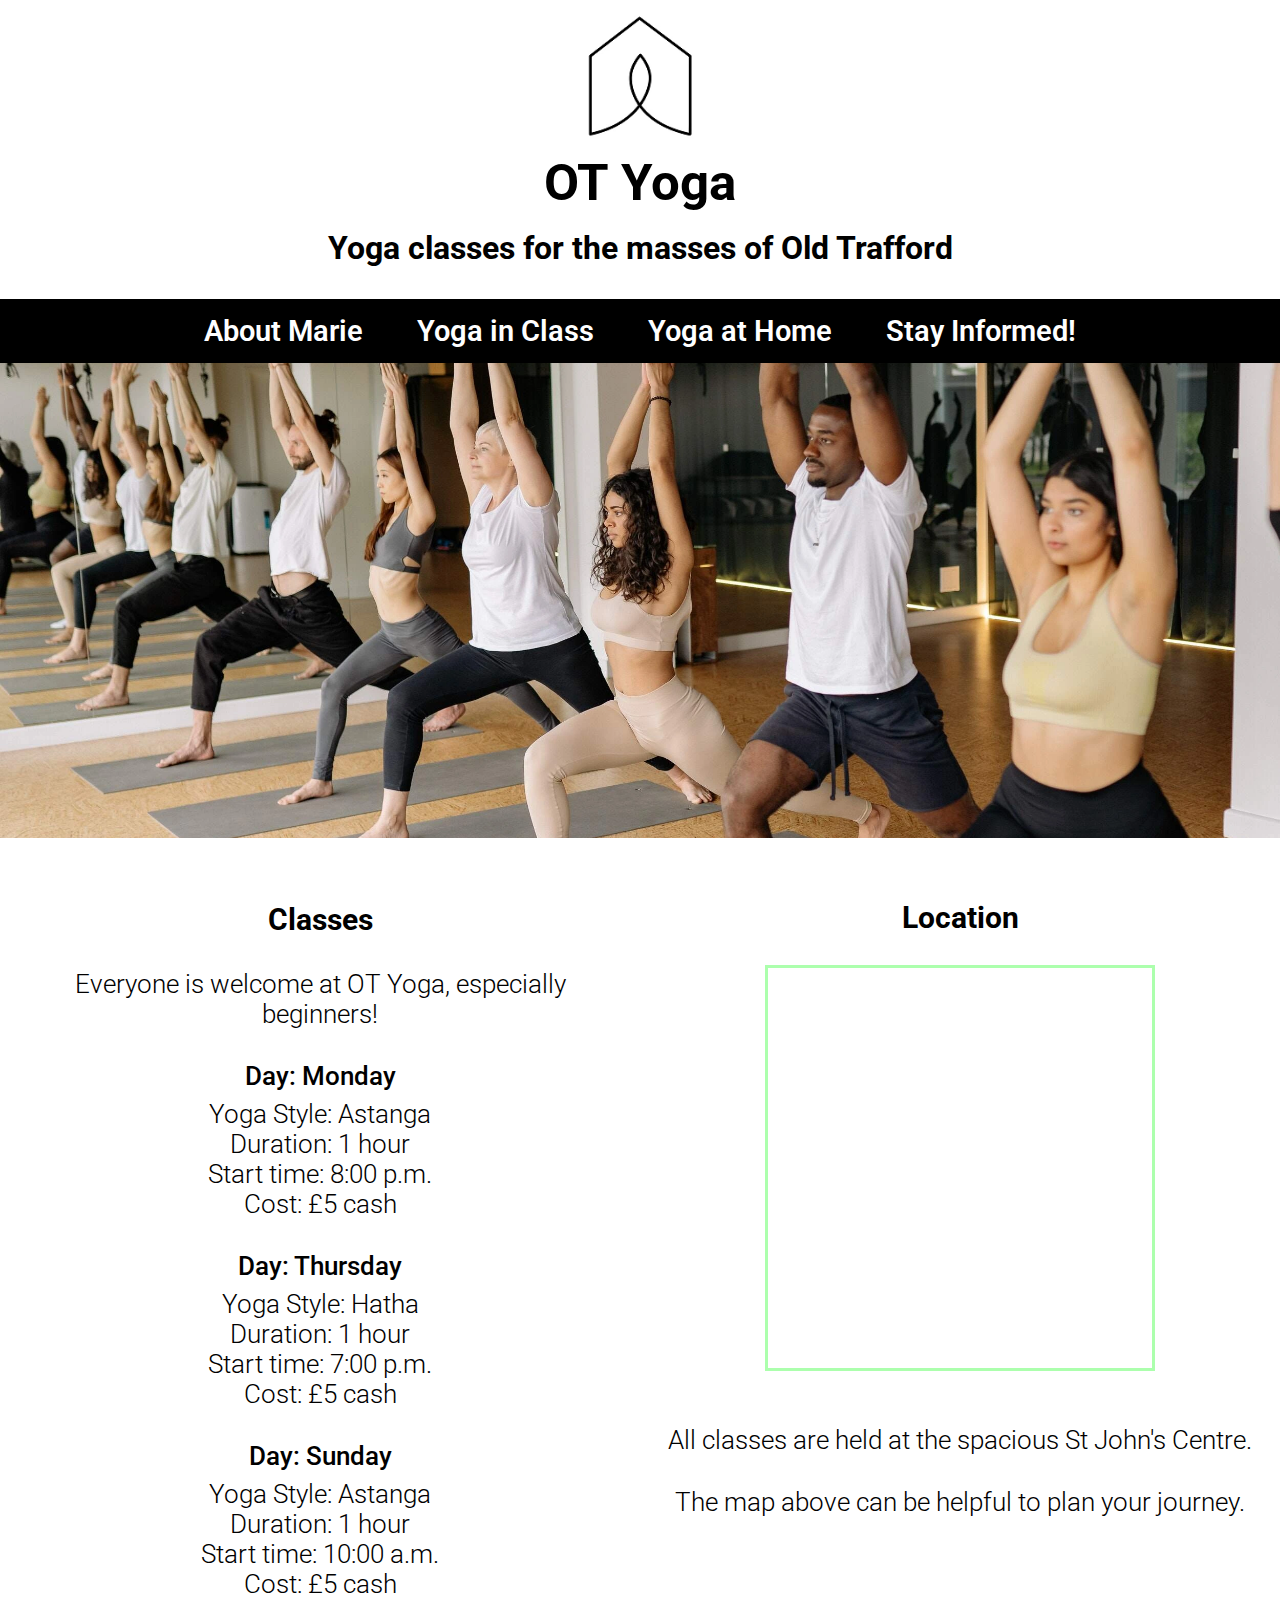
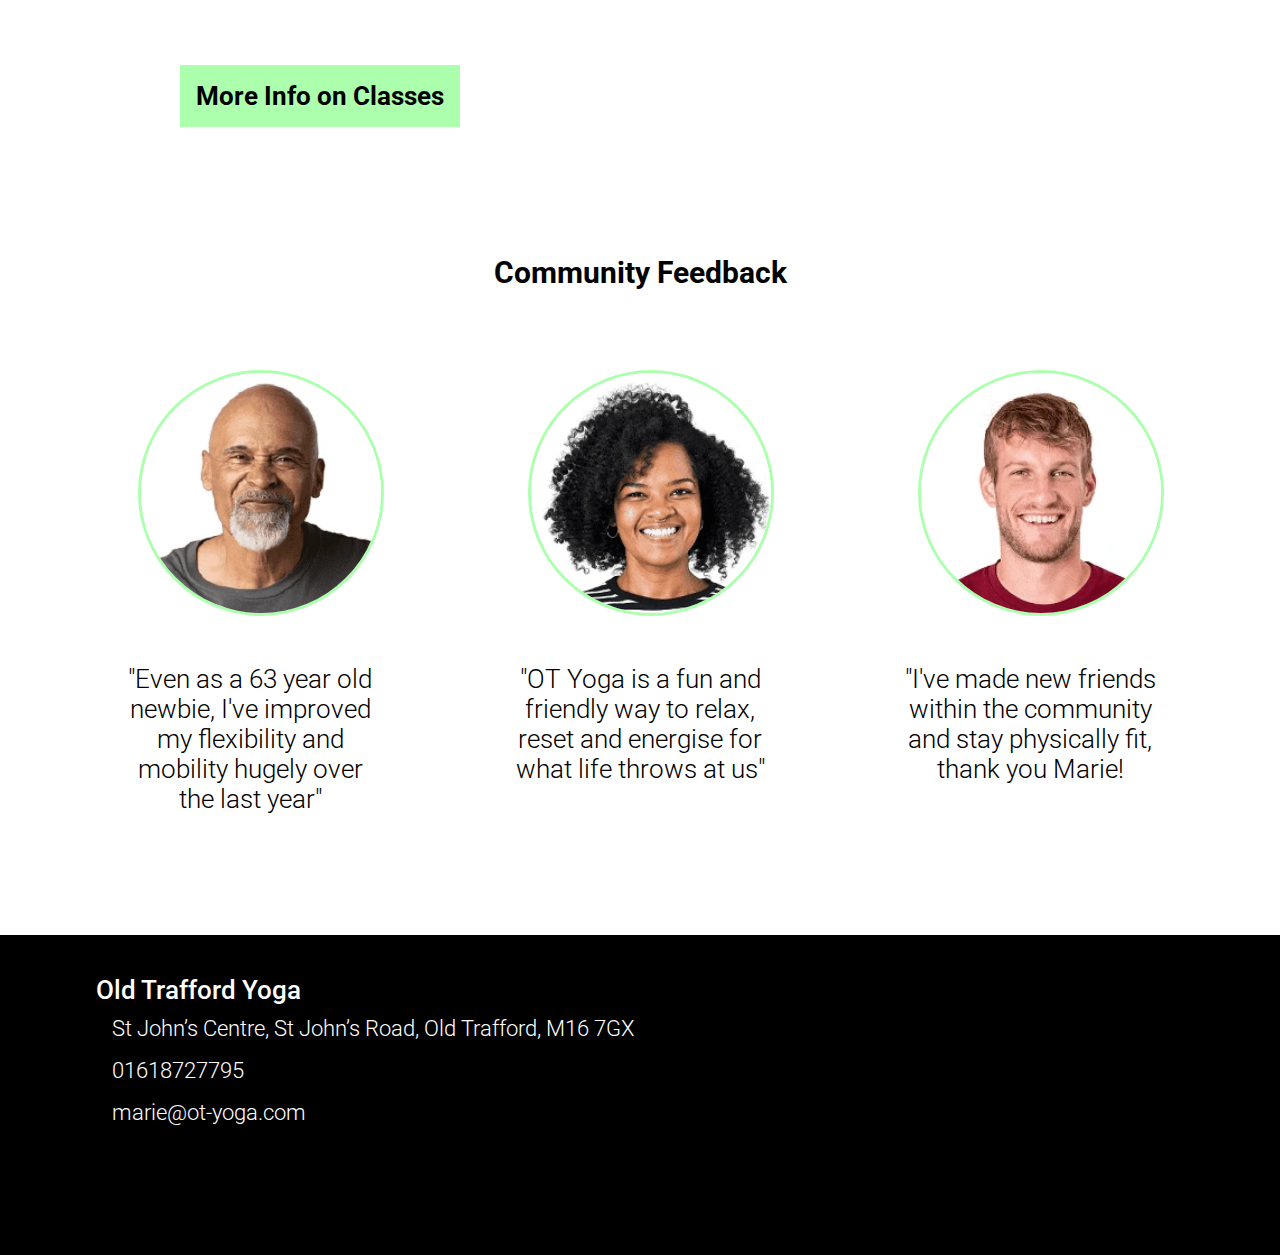
<file: index.html>
<!DOCTYPE html>
<html lang="en">
  <head>
    <meta charset="UTF-8" />
    <meta http-equiv="X-UA-Compatible" content="IE=edge" />
    <meta name="viewport" content="width=device-width, initial-scale=1.0" />
    <meta
      name="description"
      content="Yoga classes for the masses of Old Trafford, Manchester. Stretch, flex, energise and relax with Marie and the community."
    />
    <meta
      name="keywords"
      content="yoga, pilates, community, exercise, old trafford, manchester"
    />
    <meta name="author" content="Rick Atherton" />
    <link rel="stylesheet" href="assets/css/style.css" />
    <link rel="stylesheet" href="https://use.fontawesome.com/releases/v5.15.4/css/all.css"
          integrity="sha384-DyZ88mC6Up2uqS4h/KRgHuoeGwBcD4Ng9SiP4dIRy0EXTlnuz47vAwmeGwVChigm" 
          crossorigin="anonymous">
    <title>Old Trafford Yoga | Homepage</title>
  </head>

  <body>
    <!-- Main header same on all pages -->
    <header class="main-header">
      <div class="ot-yoga-logo">
        <a href="index.html" aria-label="Go to homepage">
          <img
            src="assets/site-images/homepage-ot-yogo-b&w-logo.webp"
            alt="Old Trafford Yogo logo of a house joined in a loop at the bottom to represent togetherness"
            width="190"
            height="153"
          />
          <h1 class="main-header-h1">OT Yoga</h1>
          <h2 class="main-header-h2">
            Yoga classes for the masses of Old Trafford
          </h2>
        </a>
      </div>
    </header>
    
    <!-- Navigation Burger Menu for small devices, same on all pages -->
    <input type="checkbox" id="nav-toggle" class="nav-toggle" />
    <label
      for="nav-toggle"
      class="nav-toggle-label"
      title="Toggle navigation menu when viewing on mobile device"
    >
      <i class="fas fa-bars"></i>
    </label>
    <!-- Main nav menu same on all pages -->
    <nav class="nav-menu">
      <ul class="nav-list">
        <li>
          <a
            href="about-marie.html"
            aria-label="Learn about Yoga instructor Marie"
            >About Marie</a
          >
        </li>
        <li>
          <a
            href="yoga-in-class.html"
            aria-label="Learn about performing Yoga in Class"
            >Yoga in Class</a
          >
        </li>
        <li>
          <a
            href="yoga-at-home.html"
            aria-label="Learn about performing Yoga at Home"
            >Yoga at Home</a
          >
        </li>
        <li>
          <a
            href="stay-informed.html"
            aria-label="Sign-up to OT Yoga's news via email"
            >Stay Informed!</a
          >
        </li>
      </ul>
    </nav>
    <!-- Homepage hero image -->
    <div class="homepage-hero-image-div">
      <img
        src="assets/site-images/homepage-hero-image-standing.webp"
        alt="Photo of class performing yoga standing up with hands clasped above heads"
        width="3000"
        height="2000"
      />
    </div>
    <!-- Main page content section -->
    <section class="homepage-main-section">
      <div class="homepage-main-info-div">
        <h3 class="homepage-main-info-h3">Classes</h3>
        <p>Everyone is welcome at OT Yoga, especially beginners!</p>
        <div class="homepage-main-info">
          <h4 class="homepage-main-info-h4">Day: Monday</h4>
          <ul>
            <li>Yoga Style: Astanga</li>
            <li>Duration: 1 hour</li>
            <li>Start time: 8:00 p.m.</li>
            <li>Cost: £5 cash</li>
          </ul>
        </div>

        <div class="homepage-main-info">
          <h4 class="homepage-main-info-h4">Day: Thursday</h4>
          <ul>
            <li>Yoga Style: Hatha</li>
            <li>Duration: 1 hour</li>
            <li>Start time: 7:00 p.m.</li>
            <li>Cost: £5 cash</li>
          </ul>
        </div>

        <div class="homepage-main-info">
          <h4 class="homepage-main-info-h4">Day: Sunday</h4>
          <ul>
            <li>Yoga Style: Astanga</li>
            <li>Duration: 1 hour</li>
            <li>Start time: 10:00 a.m.</li>
            <li>Cost: £5 cash</li>
          </ul>
        </div>
        <!-- Button for users to find out more info on yoga in class -->
        <div id="button-div">
          <a
            href="yoga-in-class.html"
            aria-label="For more information on the classes, click the link"
            class="button"
            >More Info on Classes</a
          >
        </div>
      </div>
      <div class="homepage-main-info-div">
        <h3 class="main-info-h3">Location</h3>
        <iframe
          src="https://www.google.com/maps/embed?pb=!1m18!1m12!1m3!1d2375.5894709730974!2d-2.270919284157356!3d53.45792448000259!2m3!1f0!2f0!3f0!3m2!1i1024!2i768!4f13.1!3m3!1m2!1s0x487bae00c0d47e1d%3A0x455078b2d261e0a0!2sSt%20John&#39;s%20Centre!5e0!3m2!1sen!2suk!4v1638359514925!5m2!1sen!2suk"
          aria-label="A Google map showing the location The St John's Centre where all yoga classes are held"
          allowfullscreen=""
          loading="lazy"
          rel="noopener noreferer"
        ></iframe>
        <p>All classes are held at the spacious St John's Centre.</p>
        <p>The map above can be helpful to plan your journey.</p>
      </div>
    </section>
    <!-- Community feedback section -->
    <section class="feedback-section">
      <div>
        <h3 class="homepage-main-info-h3">Community Feedback</h3>
      </div>
      <div class="student-feedback">
        <img
          src="assets/site-images/homepage-community-feedback-lefths-student.webp"
          alt="Photo of a senior male student smiling"
          width="300"
          height="277"
        />
        <p>
          "Even as a 63 year old newbie, I've improved my flexibility and
          mobility hugely over the last year"
        </p>
      </div>
      <div class="student-feedback">
        <img
          src="assets/site-images/homepage-community-feedback-centre-student.webp"
          alt="Photo of a happy mid-age female student"
          width="300"
          height="214"
        />
        <p>
          "OT Yoga is a fun and friendly way to relax, reset and energise for
          what life throws at us"
        </p>
      </div>
      <div class="student-feedback">
        <img
          src="assets/site-images/homepage-community-feedback-righths-student.webp"
          alt="Photo of a young male student laughing"
          width="300"
          height="214"
        />
        <p>
          "I've made new friends within the community and stay physically fit,
          thank you Marie!
        </p>
      </div>
    </section>
    <!-- Footer section same on all pages -->
    <footer>
      <div class="footer-section">
        <div class="footer-contact-div">
          <h3>Old Trafford Yoga</h3>
          <p>
            <a
              href="https://goo.gl/maps/8CgDnvDHQMe3WeUj6"
              aria-label="Go to the address using Google Maps"
              target="_blank"
              rel="noopener noreferer"
            >
              <i class="fas fa-map-marker-alt"></i>
            </a>
            St John’s Centre, St John’s Road, Old Trafford, M16 7GX
          </p>
          <p>
            <a
              href="tel:+441618727795"
              aria-label="Telephone the St John's Centre"
              target="_blank"
              rel="noopener noreferer"
            >
              <i class="fas fa-phone-alt"></i>
            </a>
            01618727795
          </p>
          <p>
            <a
              href="mailto:marie@ot-yoga.com"
              aria-label="Send an email to Marie at Old Trafford Yoga"
              target="_blank"
              rel="noopener noreferer"
            >
              <i class="far fa-envelope"></i>
            </a>
            marie@ot-yoga.com
          </p>
        </div>

        <div class="footer-social-media-div">
          <ul>
            <li>
              <a
                href="https://wa.me/+447399487430"
                aria-label="Send a Whatsapp message to Marie"
                target="_blank"
                class="social-media-icon"
                rel="noopener noreferer"
                ><i class="fab fa-whatsapp-square"></i>
              </a>
            </li>
            <li>
              <a
                href="https://facebook.com"
                aria-label="Go to our Facebook page"
                target="_blank"
                class="social-media-icon"
                rel="noopener noreferer"
                ><i class="fab fa-facebook-square"></i>
              </a>
            </li>
            <li>
              <a
                href="https://instagram.com"
                aria-label="Go to our Instagram page"
                target="_blank"
                class="social-media-icon"
                rel="noopener noreferer"
                ><i class="fab fa-instagram-square"></i>
              </a>
            </li>
            <li>
              <a
                href="https://youtube.com"
                aria-label="Go to our YouTube page"
                target="_blank"
                class="social-media-icon"
                rel="noopener noreferer"
                ><i class="fab fa-youtube-square"></i>
              </a>
            </li>
          </ul>
        </div>
      </div>
    </footer>
  </body>
</html>
</file>
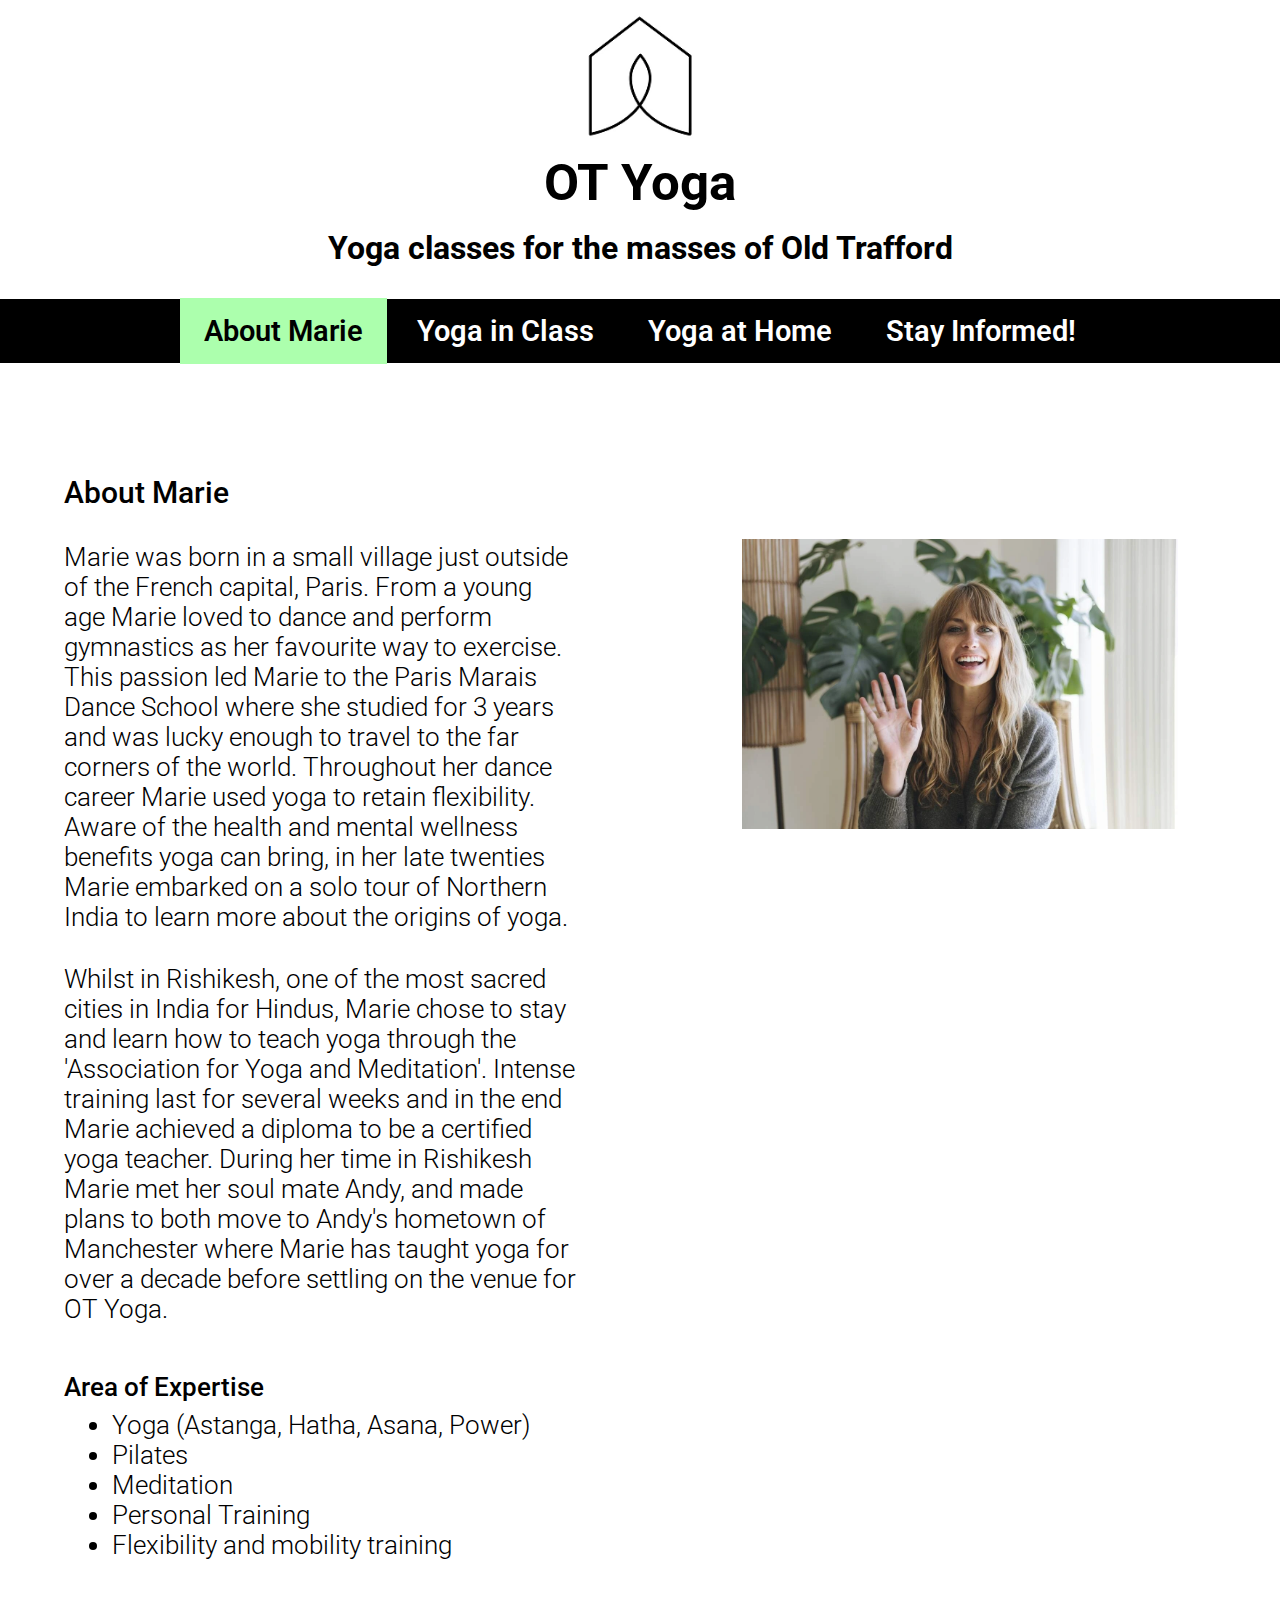
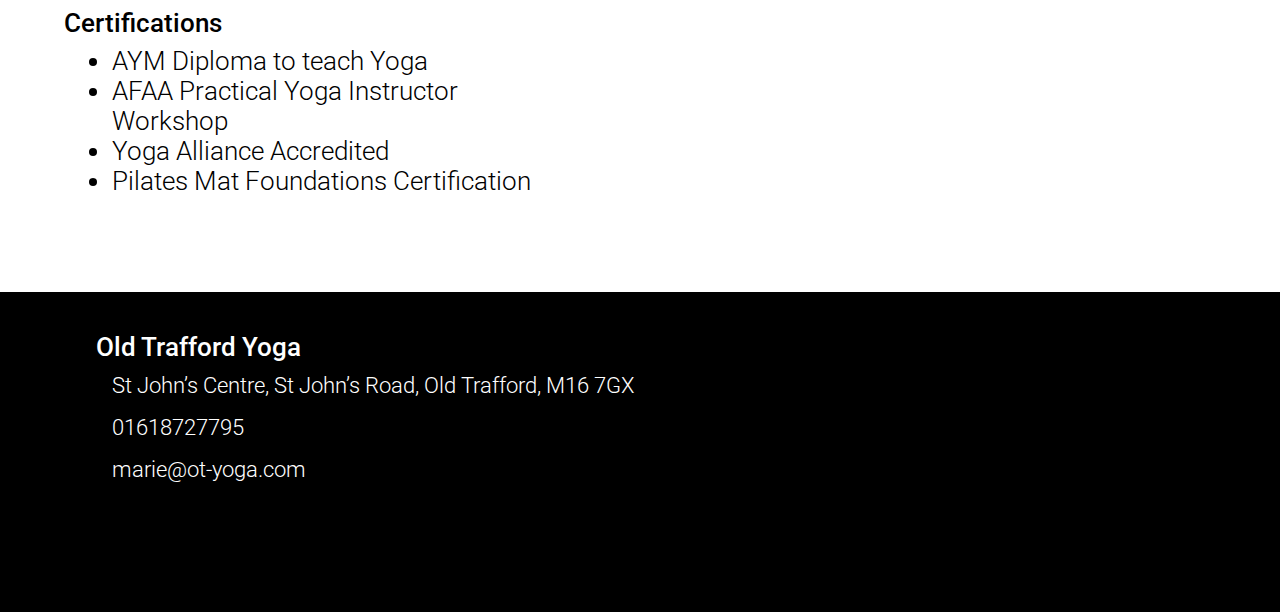
<file: about-marie.html>
<!DOCTYPE html>
<html lang="en">
  <head>
    <meta charset="UTF-8" />
    <meta http-equiv="X-UA-Compatible" content="IE=edge" />
    <meta name="viewport" content="width=device-width, initial-scale=1.0" />
    <meta
      name="description"
      content="Yoga classes for the masses of Old Trafford, Manchester. Stretch, flex, energise and relax with Marie and the community."
    />
    <meta
      name="keywords"
      content="yoga, pilates, community, exercise, old trafford, manchester"
    />
    <meta name="author" content="Rick Atherton" />
    <link rel="stylesheet" href="assets/css/style.css" />
    <link rel="stylesheet" href="https://use.fontawesome.com/releases/v5.15.4/css/all.css"
          integrity="sha384-DyZ88mC6Up2uqS4h/KRgHuoeGwBcD4Ng9SiP4dIRy0EXTlnuz47vAwmeGwVChigm" 
          crossorigin="anonymous">
    <title>Old Trafford Yoga | About Marie</title>
  </head>

  <body>
<!-- Main header same on all pages -->
    <header class="main-header">
      <div class="ot-yoga-logo">
        <a href="index.html" aria-label="Go to homepage">
          <img
            src="assets/site-images/homepage-ot-yogo-b&w-logo.webp"
            alt="Old Trafford Yogo logo of a house joined in a loop at the bottom to represent togetherness"
            width="190"
            height="153"
          />
          <h1 class="main-header-h1">OT Yoga</h1>
          <h2 class="main-header-h2">
            Yoga classes for the masses of Old Trafford
          </h2>
        </a>
      </div>
    </header>
<!-- Navigation Burger Menu for small devices, same on all pages -->
    <input type="checkbox" id="nav-toggle" class="nav-toggle" />
    <label
      for="nav-toggle"
      class="nav-toggle-label"
      title="Toggle navigation menu when viewing on mobile device"
    >
      <i class="fas fa-bars"></i>
    </label>
<!-- Main nav menu same on all pages -->
    <nav class="nav-menu">
      <ul class="nav-list">
        <li>
          <a
            href="about-marie.html"
            aria-label="Learn about Yoga instructor Marie"
            class="current-nav-page"
            >About Marie</a
          >
        </li>
        <li>
          <a
            href="yoga-in-class.html"
            aria-label="Learn about performing Yoga in Class"
            >Yoga in Class</a
          >
        </li>
        <li>
          <a
            href="yoga-at-home.html"
            aria-label="Learn about performing Yoga at Home"
            >Yoga at Home</a
          >
        </li>
        <li>
          <a
            href="stay-informed.html"
            aria-label="Sign-up to OT Yoga's news via email"
            >Stay Informed!</a
          >
        </li>
      </ul>
    </nav>
<!-- Main page content section -->
    <section class="about-marie-section">
      <div class="about-marie-div-1">
        <h3 class="site-pages-h3">About Marie</h3>
        <p class="site-pages-p">
          Marie was born in a small village just outside of the French capital,
          Paris. From a young age Marie loved to dance and perform gymnastics as
          her favourite way to exercise. This passion led Marie to the Paris
          Marais Dance School where she studied for 3 years and was lucky enough
          to travel to the far corners of the world. Throughout her dance career
          Marie used yoga to retain flexibility. Aware of the health and mental
          wellness benefits yoga can bring, in her late twenties Marie embarked
          on a solo tour of Northern India to learn more about the origins of
          yoga.
        </p>
        <p class="site-pages-p">
          Whilst in Rishikesh, one of the most sacred cities in India for
          Hindus, Marie chose to stay and learn how to teach yoga through the
          'Association for Yoga and Meditation'. Intense training last for
          several weeks and in the end Marie achieved a diploma to be a
          certified yoga teacher. During her time in Rishikesh Marie met her
          soul mate Andy, and made plans to both move to Andy's hometown of
          Manchester where Marie has taught yoga for over a decade before
          settling on the venue for OT Yoga.
        </p>

        <h4 class="site-pages-h4">Area of Expertise</h4>
        <ul>
          <li>Yoga (Astanga, Hatha, Asana, Power)</li>
          <li>Pilates</li>
          <li>Meditation</li>
          <li>Personal Training</li>
          <li>Flexibility and mobility training</li>
        </ul>

        <h4 class="site-pages-h4">Certifications</h4>
        <ul>
          <li>AYM Diploma to teach Yoga</li>
          <li>AFAA Practical Yoga Instructor Workshop</li>
          <li>Yoga Alliance Accredited</li>
          <li>Pilates Mat Foundations Certification</li>
        </ul>
      </div>
<!-- Image of yoga instructor Marie -->
      <div class="about-marie-div-2">
        <div class="marie-photo">
          <img
            src="assets/site-images/about-marie-hero-image.webp"
            alt="Photo of OT Yoga's instructor Marie waving and saying Hi"
            width="1200"
            height="800"
          />
        </div>
      </div>
    </section>
<!-- Footer section same on all pages -->
    <footer>
      <div class="footer-section">
        <div class="footer-contact-div">
          <h3>Old Trafford Yoga</h3>
          <p>
            <a
              href="https://goo.gl/maps/8CgDnvDHQMe3WeUj6"
              aria-label="Go to the address using Google Maps"
              target="_blank"
              rel="noopener noreferer"
            >
              <i class="fas fa-map-marker-alt"></i>
            </a>
            St John’s Centre, St John’s Road, Old Trafford, M16 7GX
          </p>
          <p>
            <a
              href="tel:+441618727795"
              aria-label="Telephone the St John's Centre"
              target="_blank"
              rel="noopener noreferer"
            >
              <i class="fas fa-phone-alt"></i>
            </a>
            01618727795
          </p>
          <p>
            <a
              href="mailto:marie@ot-yoga.com"
              aria-label="Send an email to Marie at Old Trafford Yoga"
              target="_blank"
              rel="noopener noreferer"
            >
              <i class="far fa-envelope"></i>
            </a>
            marie@ot-yoga.com
          </p>
        </div>

        <div class="footer-social-media-div">
          <ul>
            <li>
              <a
                href="https://wa.me/+447399487430"
                aria-label="Send a Whatsapp message to Marie"
                target="_blank"
                class="social-media-icon"
                rel="noopener noreferer"
                ><i class="fab fa-whatsapp-square"></i>
              </a>
            </li>
            <li>
              <a
                href="https://facebook.com"
                aria-label="Go to our Facebook page"
                target="_blank"
                class="social-media-icon"
                rel="noopener noreferer"
                ><i class="fab fa-facebook-square"></i>
              </a>
            </li>
            <li>
              <a
                href="https://instagram.com"
                aria-label="Go to our Instagram page"
                target="_blank"
                class="social-media-icon"
                rel="noopener noreferer"
                ><i class="fab fa-instagram-square"></i>
              </a>
            </li>
            <li>
              <a
                href="https://youtube.com"
                aria-label="Go to our YouTube page"
                target="_blank"
                class="social-media-icon"
                rel="noopener noreferer"
                ><i class="fab fa-youtube-square"></i>
              </a>
            </li>
          </ul>
        </div>
      </div>
    </footer>
  </body>
</html>
</file>
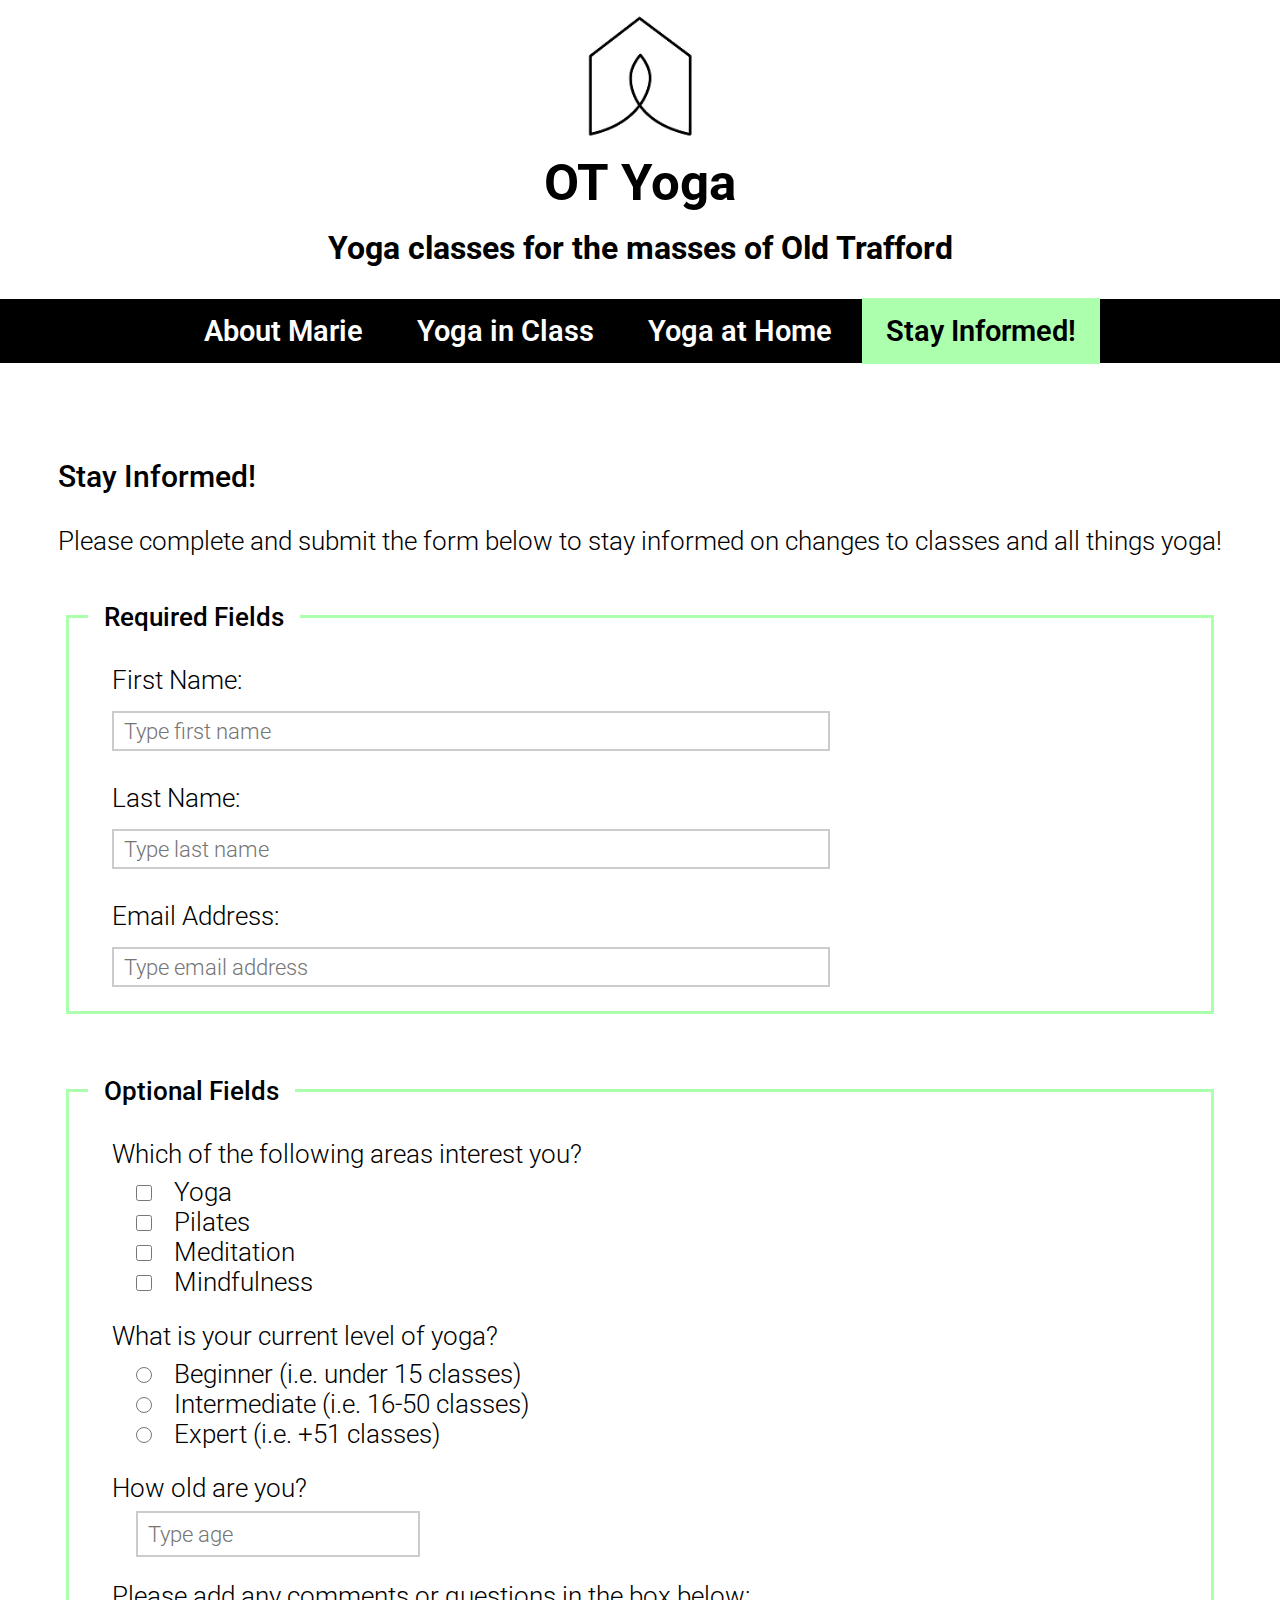
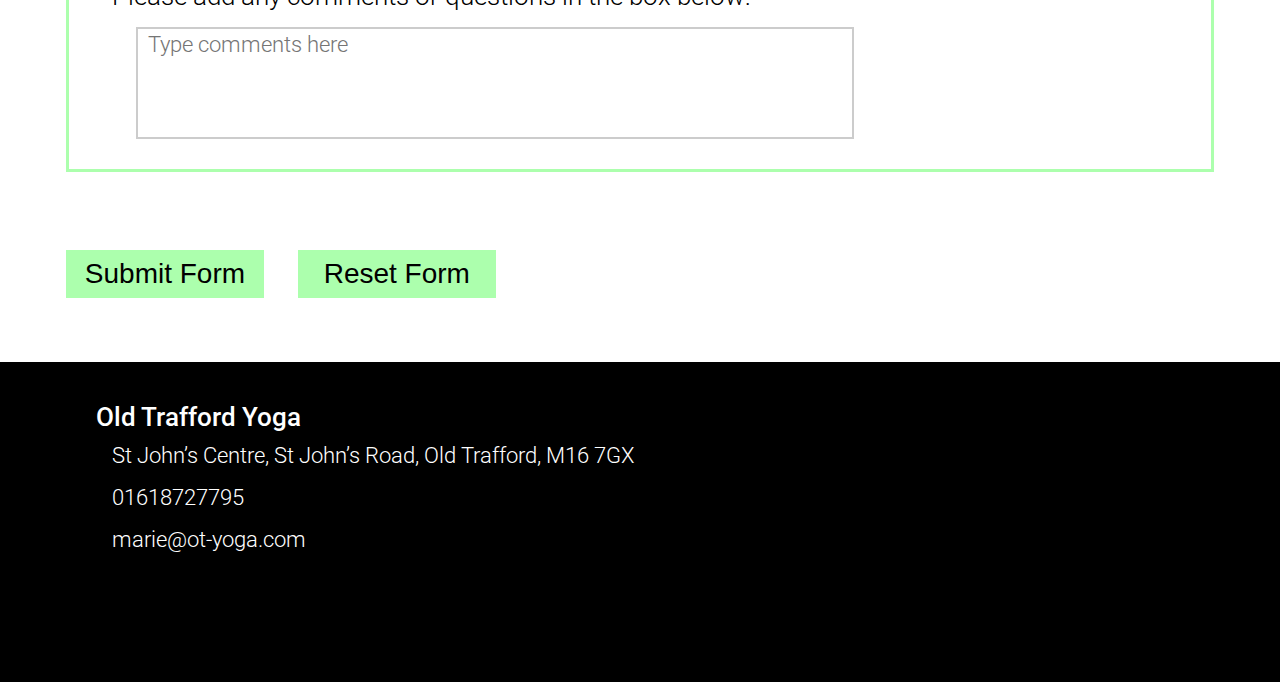
<file: stay-informed.html>
<!DOCTYPE html>
<html lang="en">
  <head>
    <meta charset="UTF-8" />
    <meta http-equiv="X-UA-Compatible" content="IE=edge" />
    <meta name="viewport" content="width=device-width, initial-scale=1.0" />
    <meta
      name="description"
      content="Yoga classes for the masses of Old Trafford, Manchester. Stretch, flex, energise and relax with Marie and the community."
    />
    <meta
      name="keywords"
      content="yoga, pilates, community, exercise, old trafford, manchester"
    />
    <meta name="author" content="Rick Atherton" />
    <link rel="stylesheet" href="assets/css/style.css" />
    <link rel="stylesheet" href="https://use.fontawesome.com/releases/v5.15.4/css/all.css"
          integrity="sha384-DyZ88mC6Up2uqS4h/KRgHuoeGwBcD4Ng9SiP4dIRy0EXTlnuz47vAwmeGwVChigm" 
          crossorigin="anonymous">
    <title>Old Trafford Yoga | Stay Informed</title>
  </head>

  <body>
    <!-- Main header same on all pages -->    
    <header class="main-header">
      <div class="ot-yoga-logo">
        <a href="index.html" aria-label="Go to homepage">
          <img
            src="assets/site-images/homepage-ot-yogo-b&w-logo.webp"
            alt="Old Trafford Yogo logo of a house joined in a loop at the bottom to represent togetherness"
            width="190"
            height="153"
          />
          <h1 class="main-header-h1">OT Yoga</h1>
          <h2 class="main-header-h2">
            Yoga classes for the masses of Old Trafford
          </h2>
        </a>
      </div>
    </header>
    <!-- Navigation Burger Menu for small devices, same on all pages -->
    <input type="checkbox" id="nav-toggle" class="nav-toggle" />
    <label
      for="nav-toggle"
      class="nav-toggle-label"
      title="Toggle navigation menu when viewing on mobile device"
    >
      <i class="fas fa-bars"></i>
    </label>
    <!-- Main nav menu same on all pages -->
    <nav class="nav-menu">
      <ul class="nav-list">
        <li>
          <a
            href="about-marie.html"
            aria-label="Learn about Yoga instructor Marie"
            >About Marie</a
          >
        </li>
        <li>
          <a
            href="yoga-in-class.html"
            aria-label="Learn about performing Yoga in Class"
            >Yoga in Class</a
          >
        </li>
        <li>
          <a
            href="yoga-at-home.html"
            aria-label="Learn about performing Yoga at Home"
            >Yoga at Home</a
          >
        </li>
        <li>
          <a
            href="stay-informed.html"
            aria-label="Sign-up to OT Yoga's news via email"
            class="current-nav-page"
            >Stay Informed!</a
          >
        </li>
      </ul>
    </nav>
    <!-- Main page content section -->
    <section class="stay-informed-section">
      <div class="stay-informed-form-div">
        <h3 class="site-pages-h3">Stay Informed!</h3>
        <!-- Sign-up form -->
        <form method="post" action="https://formdump.codeinstitute.net/">
          <p class="site-pages-p">
            Please complete and submit the form below to stay informed on
            changes to classes and all things yoga!
          </p>
          <br />
          <!-- Required form questions -->
          <fieldset>
            <legend>Required Fields</legend>

            <label for="fname" class="form-question">First Name:</label>
            <br />
            <input
              type="text"
              id="fname"
              name="first_name"
              placeholder="Type first name"
              class="required-input"
              required
            />
            <br />
            <label for="lname" class="form-question">Last Name:</label>
            <br />
            <input
              type="text"
              id="lname"
              name="last_name"
              placeholder="Type last name"
              class="required-input"
              required
            />
            <br />
            <label for="email" class="form-question">Email Address:</label>
            <br />
            <input
              type="email"
              id="email"
              name="email_address"
              placeholder="Type email address"
              class="required-input"
              required
            />
          </fieldset>

          <br />
          <!-- Optional form questions -->
          <fieldset>
            <legend>Optional Fields</legend>

            <label class="form-question"
              >Which of the following areas interest you?</label
            >
            <br />
            <input
              type="checkbox"
              name="areas_of_interest"
              id="yoga"
              value="yoga"
            />
            <label for="yoga" class="form-answer">Yoga</label>
            <br />
            <input
              type="checkbox"
              name="areas_of_interest"
              id="pilates"
              value="pilates"
            />
            <label for="pilates" class="form-answer">Pilates</label>
            <br />
            <input
              type="checkbox"
              name="areas_of_interest"
              id="meditation"
              value="meditation"
            />
            <label for="meditation" class="form-answer">Meditation</label>
            <br />
            <input
              type="checkbox"
              name="areas_of_interest"
              id="mindfulness"
              value="mindfulness"
            />
            <label for="mindfulness" class="form-answer">Mindfulness</label>
            <br />

            <label class="form-question"
              >What is your current level of yoga?</label
            >
            <br />
            <input
              type="radio"
              name="yoga_level"
              id="beginner"
              value="beginner"
            />
            <label for="beginner" class="form-answer"
              >Beginner (i.e. under 15 classes)</label
            >
            <br />
            <input
              type="radio"
              name="yoga_level"
              id="intermediate"
              value="intermediate"
            />
            <label for="intermediate" class="form-answer"
              >Intermediate (i.e. 16-50 classes)</label
            >
            <br />
            <input type="radio" name="yoga_level" id="expert" value="expert" />
            <label for="expert" class="form-answer"
              >Expert (i.e. +51 classes)</label
            >
            <br />

            <label class="form-question" for="age">How old are you?</label>
            <br />
            <input
              type="number"
              id="age"
              name="age"
              placeholder="Type age"
              step="1"
              min="16"
              max="99"
            />
            <br />
            <!-- Additional comments form section -->
            <label class="form-question" for="form_comments"
              >Please add any comments or questions in the box below:</label
            >
            <br />
            <textarea
              maxlength="250"
              name="form_comments"
              id="form_comments"
              placeholder="Type comments here"
            ></textarea>
          </fieldset>
          <br />
          <!-- Submit and Reset form buttons -->
          <input
            type="submit"
            value="Submit Form"
            class="stay-informed-button"
          />
          <input type="reset" value="Reset Form" class="stay-informed-button" />
        </form>
      </div>
    </section>
    <!-- Footer section same on all pages -->
    <footer>
      <div class="footer-section">
        <div class="footer-contact-div">
          <h3>Old Trafford Yoga</h3>
          <p>
            <a
              href="https://goo.gl/maps/8CgDnvDHQMe3WeUj6"
              aria-label="Go to the address using Google Maps"
              target="_blank"
              rel="noopener noreferer"
            >
              <i class="fas fa-map-marker-alt"></i>
            </a>
            St John’s Centre, St John’s Road, Old Trafford, M16 7GX
          </p>
          <p>
            <a
              href="tel:+441618727795"
              aria-label="Telephone the St John's Centre"
              target="_blank"
              rel="noopener noreferer"
            >
              <i class="fas fa-phone-alt"></i>
            </a>
            01618727795
          </p>
          <p>
            <a
              href="mailto:marie@ot-yoga.com"
              aria-label="Send an email to Marie at Old Trafford Yoga"
              target="_blank"
              rel="noopener noreferer"
            >
              <i class="far fa-envelope"></i>
            </a>
            marie@ot-yoga.com
          </p>
        </div>

        <div class="footer-social-media-div">
          <ul>
            <li>
              <a
                href="https://wa.me/+447399487430"
                aria-label="Send a Whatsapp message to Marie"
                target="_blank"
                class="social-media-icon"
                rel="noopener noreferer"
                ><i class="fab fa-whatsapp-square"></i>
              </a>
            </li>
            <li>
              <a
                href="https://facebook.com"
                aria-label="Go to our Facebook page"
                target="_blank"
                class="social-media-icon"
                rel="noopener noreferer"
                ><i class="fab fa-facebook-square"></i>
              </a>
            </li>
            <li>
              <a
                href="https://instagram.com"
                aria-label="Go to our Instagram page"
                target="_blank"
                class="social-media-icon"
                rel="noopener noreferer"
                ><i class="fab fa-instagram-square"></i>
              </a>
            </li>
            <li>
              <a
                href="https://youtube.com"
                aria-label="Go to our YouTube page"
                target="_blank"
                class="social-media-icon"
                rel="noopener noreferer"
                ><i class="fab fa-youtube-square"></i>
              </a>
            </li>
          </ul>
        </div>
      </div>
    </footer>
  </body>
</html>
</file>
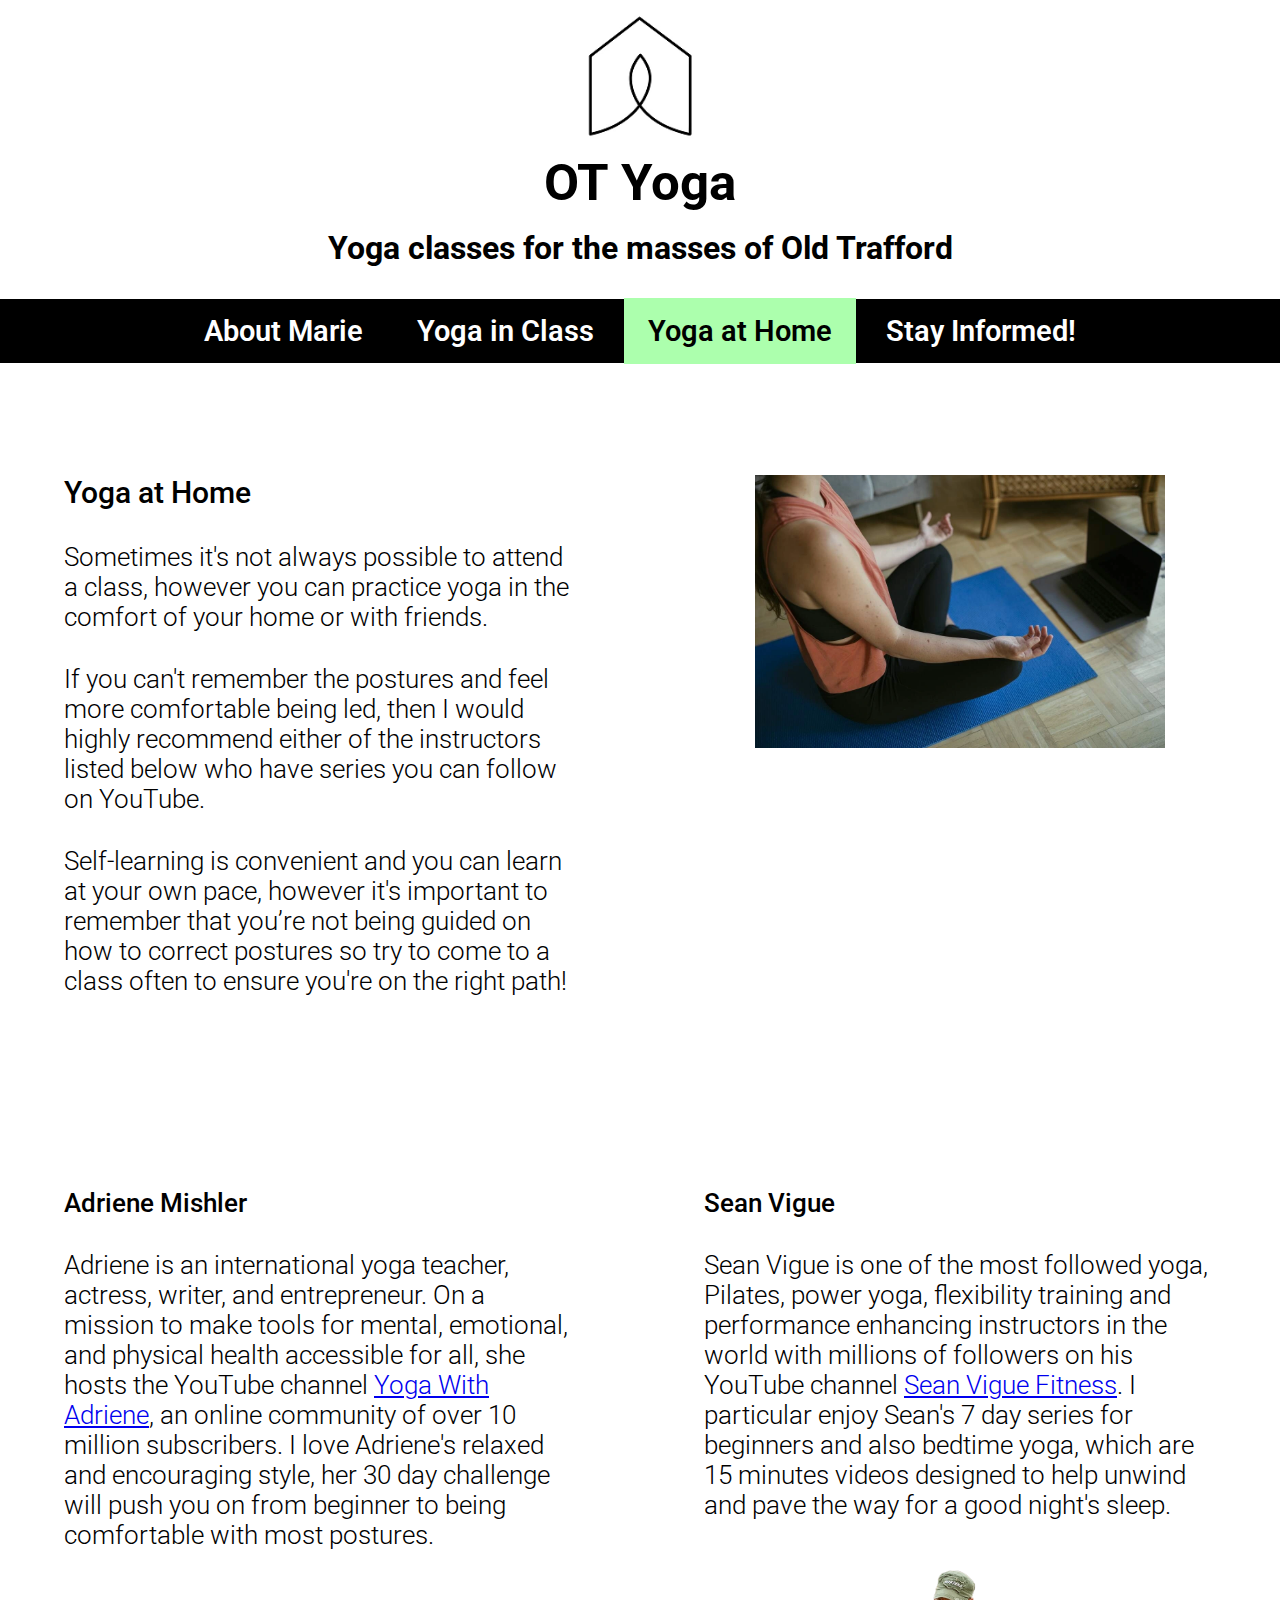
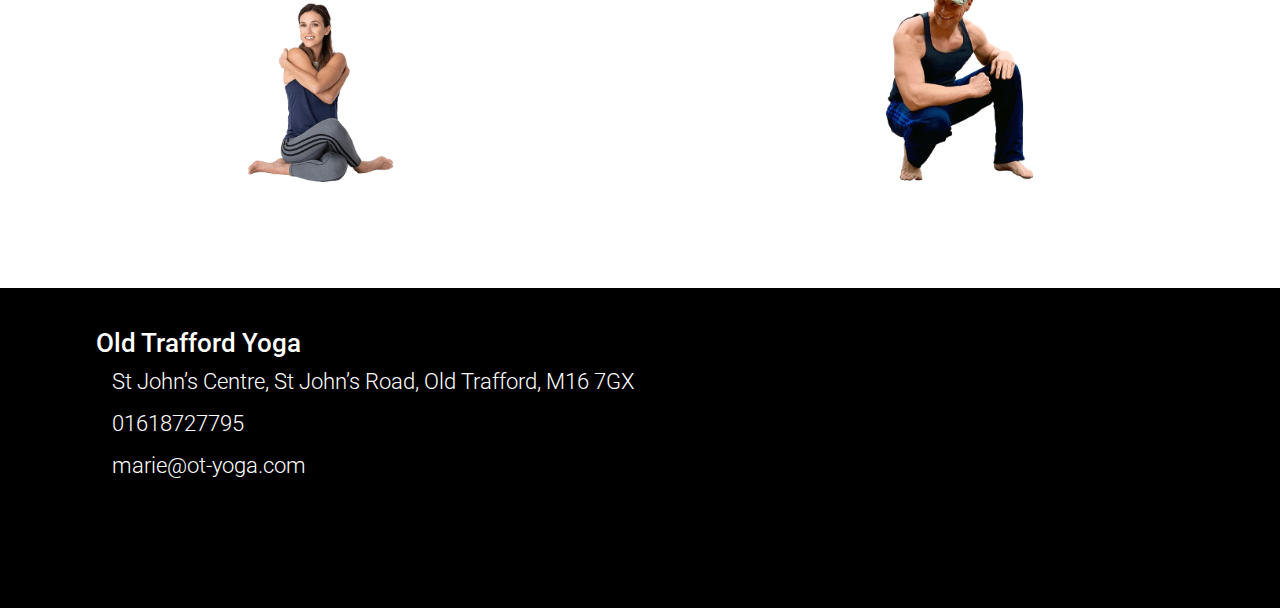
<file: yoga-at-home.html>
<!DOCTYPE html>
<html lang="en">
  <head>
    <meta charset="UTF-8" />
    <meta http-equiv="X-UA-Compatible" content="IE=edge" />
    <meta name="viewport" content="width=device-width, initial-scale=1.0" />
    <meta
      name="description"
      content="Yoga classes for the masses of Old Trafford, Manchester. Stretch, flex, energise and relax with Marie and the community."
    />
    <meta
      name="keywords"
      content="yoga, pilates, community, exercise, old trafford, manchester"
    />
    <meta name="author" content="Rick Atherton" />
    <link rel="stylesheet" href="assets/css/style.css" />
    <link rel="stylesheet" href="https://use.fontawesome.com/releases/v5.15.4/css/all.css"
          integrity="sha384-DyZ88mC6Up2uqS4h/KRgHuoeGwBcD4Ng9SiP4dIRy0EXTlnuz47vAwmeGwVChigm" 
          crossorigin="anonymous">
    <title>Old Trafford Yoga | Yoga at Home</title>
  </head>
  <!-- Main header same on all pages -->
  <body>
    <header class="main-header">
      <div class="ot-yoga-logo">
        <a href="index.html" aria-label="Go to homepage">
          <img
            src="assets/site-images/homepage-ot-yogo-b&w-logo.webp"
            alt="Old Trafford Yogo logo of a house joined in a loop at the bottom to represent togetherness"
            width="190"
            height="153"
          />
          <h1 class="main-header-h1">OT Yoga</h1>
          <h2 class="main-header-h2">
            Yoga classes for the masses of Old Trafford
          </h2>
        </a>
      </div>
    </header>
    <!-- Navigation Burger Menu for small devices, same on all pages -->
    <input type="checkbox" id="nav-toggle" class="nav-toggle" />
    <label
      for="nav-toggle"
      class="nav-toggle-label"
      title="Toggle navigation menu when viewing on mobile device"
    >
      <i class="fas fa-bars"></i>
    </label>
    <!-- Main nav menu same on all pages -->
    <nav class="nav-menu">
      <ul class="nav-list">
        <li>
          <a
            href="about-marie.html"
            aria-label="Learn about Yoga instructor Marie"
            >About Marie</a
          >
        </li>
        <li>
          <a
            href="yoga-in-class.html"
            aria-label="Learn about performing Yoga in Class"
            >Yoga in Class</a
          >
        </li>
        <li>
          <a
            href="yoga-at-home.html"
            aria-label="Learn about performing Yoga at Home"
            class="current-nav-page"
            >Yoga at Home</a
          >
        </li>
        <li>
          <a
            href="stay-informed.html"
            aria-label="Sign-up to OT Yoga's news via email"
            >Stay Informed!</a
          >
        </li>
      </ul>
    </nav>
    <!-- Main page content section -->
    <section class="yoga-at-home-section-1">
      <div class="yoga-at-home-1">
        <h3 class="site-pages-h3">Yoga at Home</h3>
        <p class="site-pages-p">
          Sometimes it's not always possible to attend a class, however you can
          practice yoga in the comfort of your home or with friends.
        </p>
        <p class="site-pages-p">
          If you can't remember the postures and feel more comfortable being
          led, then I would highly recommend either of the instructors listed
          below who have series you can follow on YouTube.
        </p>
        <p class="site-pages-p">
          Self-learning is convenient and you can learn at your own pace,
          however it's important to remember that you’re not being guided on how
          to correct postures so try to come to a class often to ensure you're
          on the right path!
        </p>
      </div>
      <!-- Image of yoga instructor Marie performing yoga at home -->
      <div class="yoga-at-home-2">
        <div class="marie-at-home-photo">
          <img
            src="assets/site-images/yoga-at-home-hero-image.webp"
            alt="Photo of OT Yoga's instructor Marie sitting on a yoga mat following a routine on her laptop"
            width="1200"
            height="800"
          />
        </div>
      </div>
    </section>
    <!-- Sources of information on how to perform yoga at home -->
    <section class="yoga-at-home-section-2">
      <div class="yoga-at-home">
        <h4 class="site-pages-h4">Adriene Mishler</h4>
        <p class="site-pages-p">
          Adriene is an international yoga teacher, actress, writer, and
          entrepreneur. On a mission to make tools for mental, emotional, and
          physical health accessible for all, she hosts the YouTube channel
          <a
            href="https://www.youtube.com/user/yogawithadriene"
            target="_blank"
            rel="noopener noreferer"
            >Yoga With Adriene</a
          >, an online community of over 10 million subscribers. I love
          Adriene's relaxed and encouraging style, her 30 day challenge will
          push you on from beginner to being comfortable with most postures.
        </p>
        <div class="recommended-instructor-photo">
          <img
            src="assets/site-images/yoga-at-home-adriene-mishler-image.webp"
            alt="Photo of yoga instructor Adriene Mishler in a sitting pose smiling"
          />
        </div>
      </div>

      <div class="yoga-at-home">
        <h4 class="site-pages-h4">Sean Vigue</h4>
        <p class="site-pages-p">
          Sean Vigue is one of the most followed yoga, Pilates, power yoga,
          flexibility training and performance enhancing instructors in the
          world with millions of followers on his YouTube channel
          <a
            href="https://www.youtube.com/channel/UCvCwGWW0od-BCfRtU2euaLg"
            target="_blank"
            rel="noopener noreferer"
            >Sean Vigue Fitness</a
          >. I particular enjoy Sean's 7 day series for beginners and also
          bedtime yoga, which are 15 minutes videos designed to help unwind and
          pave the way for a good night's sleep.
        </p>
        <div class="recommended-instructor-photo">
          <img
            src="assets/site-images/yoga-at-home-sean-vigue-image.webp"
            alt="Photo of yoga instructor Sean Vigue smiling and crouching in-between postures"
          />
        </div>
      </div>
    </section>
    <!-- Footer section same on all pages -->
    <footer>
      <div class="footer-section">
        <div class="footer-contact-div">
          <h3>Old Trafford Yoga</h3>
          <p>
            <a
              href="https://goo.gl/maps/8CgDnvDHQMe3WeUj6"
              aria-label="Go to the address using Google Maps"
              target="_blank"
              rel="noopener noreferer"
            >
              <i class="fas fa-map-marker-alt"></i>
            </a>
            St John’s Centre, St John’s Road, Old Trafford, M16 7GX
          </p>
          <p>
            <a
              href="tel:+441618727795"
              aria-label="Telephone the St John's Centre"
              target="_blank"
              rel="noopener noreferer"
            >
              <i class="fas fa-phone-alt"></i>
            </a>
            01618727795
          </p>
          <p>
            <a
              href="mailto:marie@ot-yoga.com"
              aria-label="Send an email to Marie at Old Trafford Yoga"
              target="_blank"
              rel="noopener noreferer"
            >
              <i class="far fa-envelope"></i>
            </a>
            marie@ot-yoga.com
          </p>
        </div>

        <div class="footer-social-media-div">
          <ul>
            <li>
              <a
                href="https://wa.me/+447399487430"
                aria-label="Send a Whatsapp message to Marie"
                target="_blank"
                class="social-media-icon"
                rel="noopener noreferer"
                ><i class="fab fa-whatsapp-square"></i>
              </a>
            </li>
            <li>
              <a
                href="https://facebook.com"
                aria-label="Go to our Facebook page"
                target="_blank"
                class="social-media-icon"
                rel="noopener noreferer"
                ><i class="fab fa-facebook-square"></i>
              </a>
            </li>
            <li>
              <a
                href="https://instagram.com"
                aria-label="Go to our Instagram page"
                target="_blank"
                class="social-media-icon"
                rel="noopener noreferer"
                ><i class="fab fa-instagram-square"></i>
              </a>
            </li>
            <li>
              <a
                href="https://youtube.com"
                aria-label="Go to our YouTube page"
                target="_blank"
                class="social-media-icon"
                rel="noopener noreferer"
                ><i class="fab fa-youtube-square"></i>
              </a>
            </li>
          </ul>
        </div>
      </div>
    </footer>
  </body>
</html>
</file>
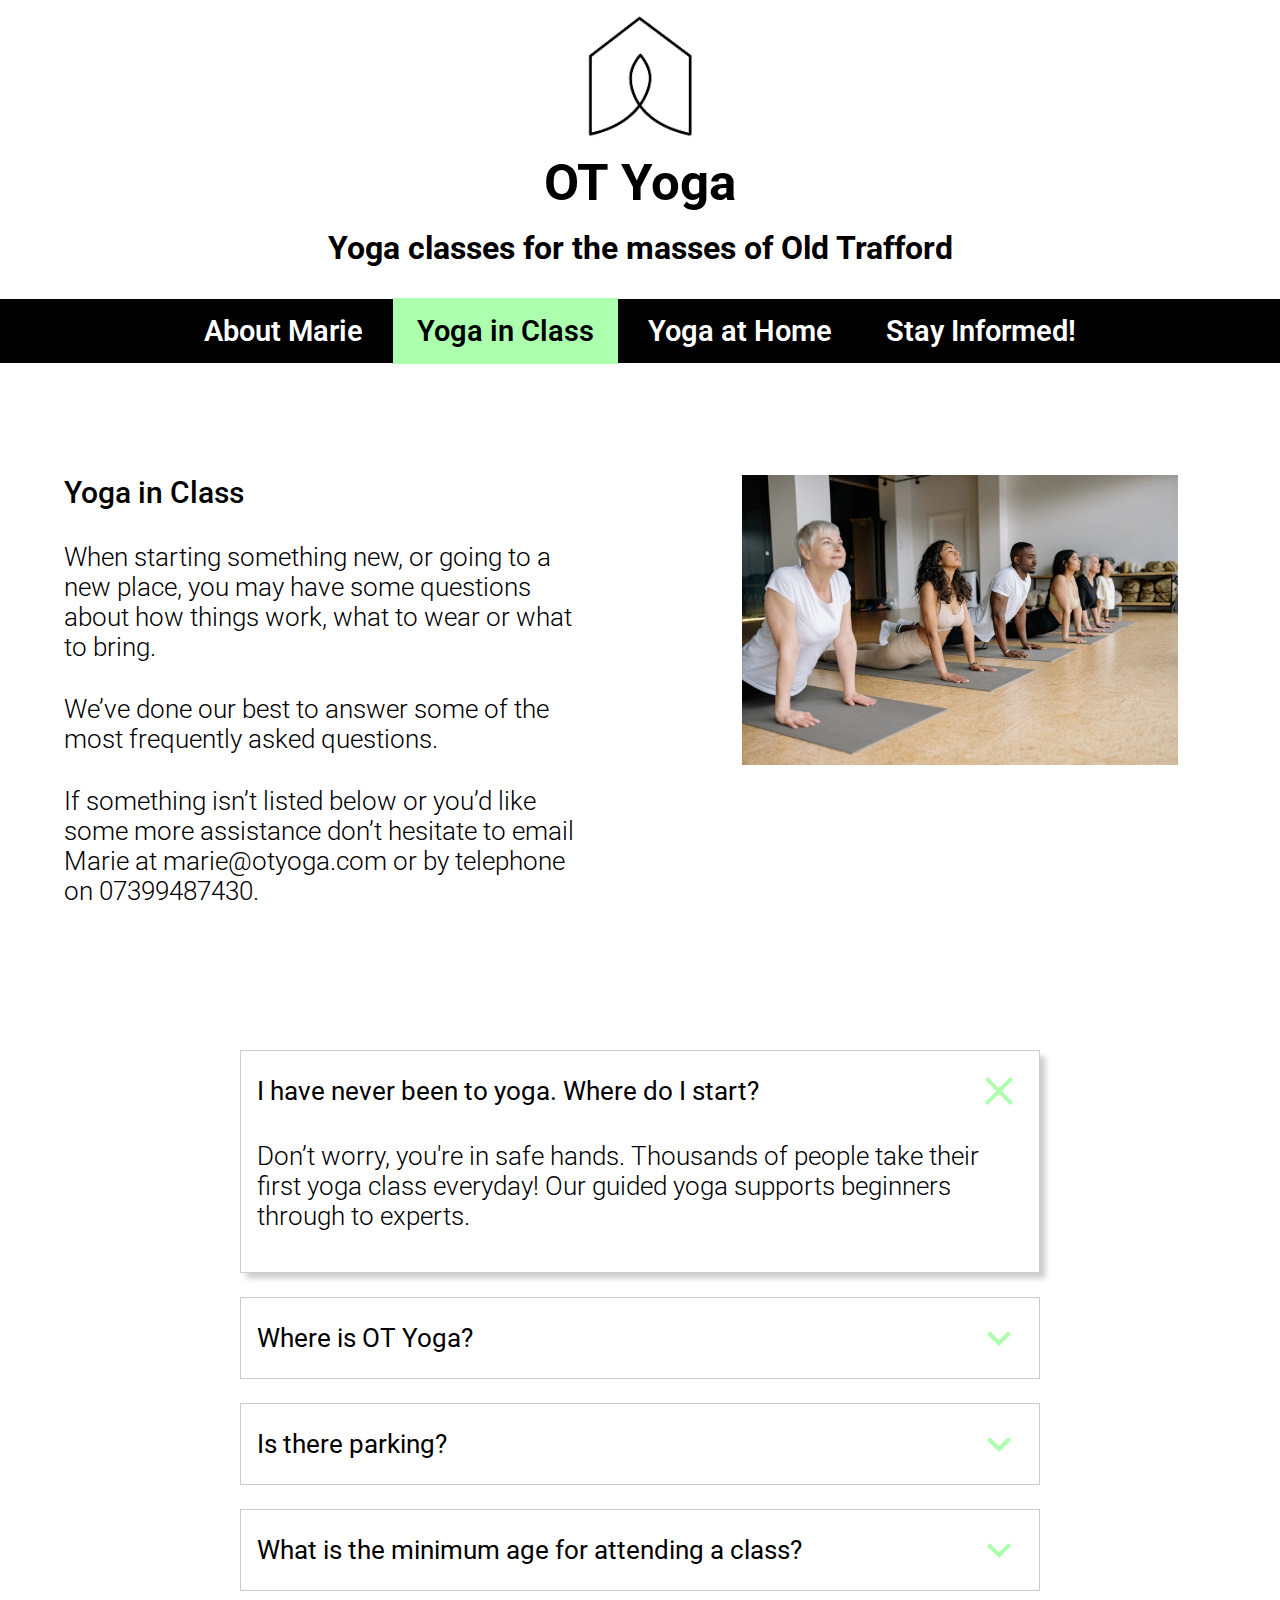
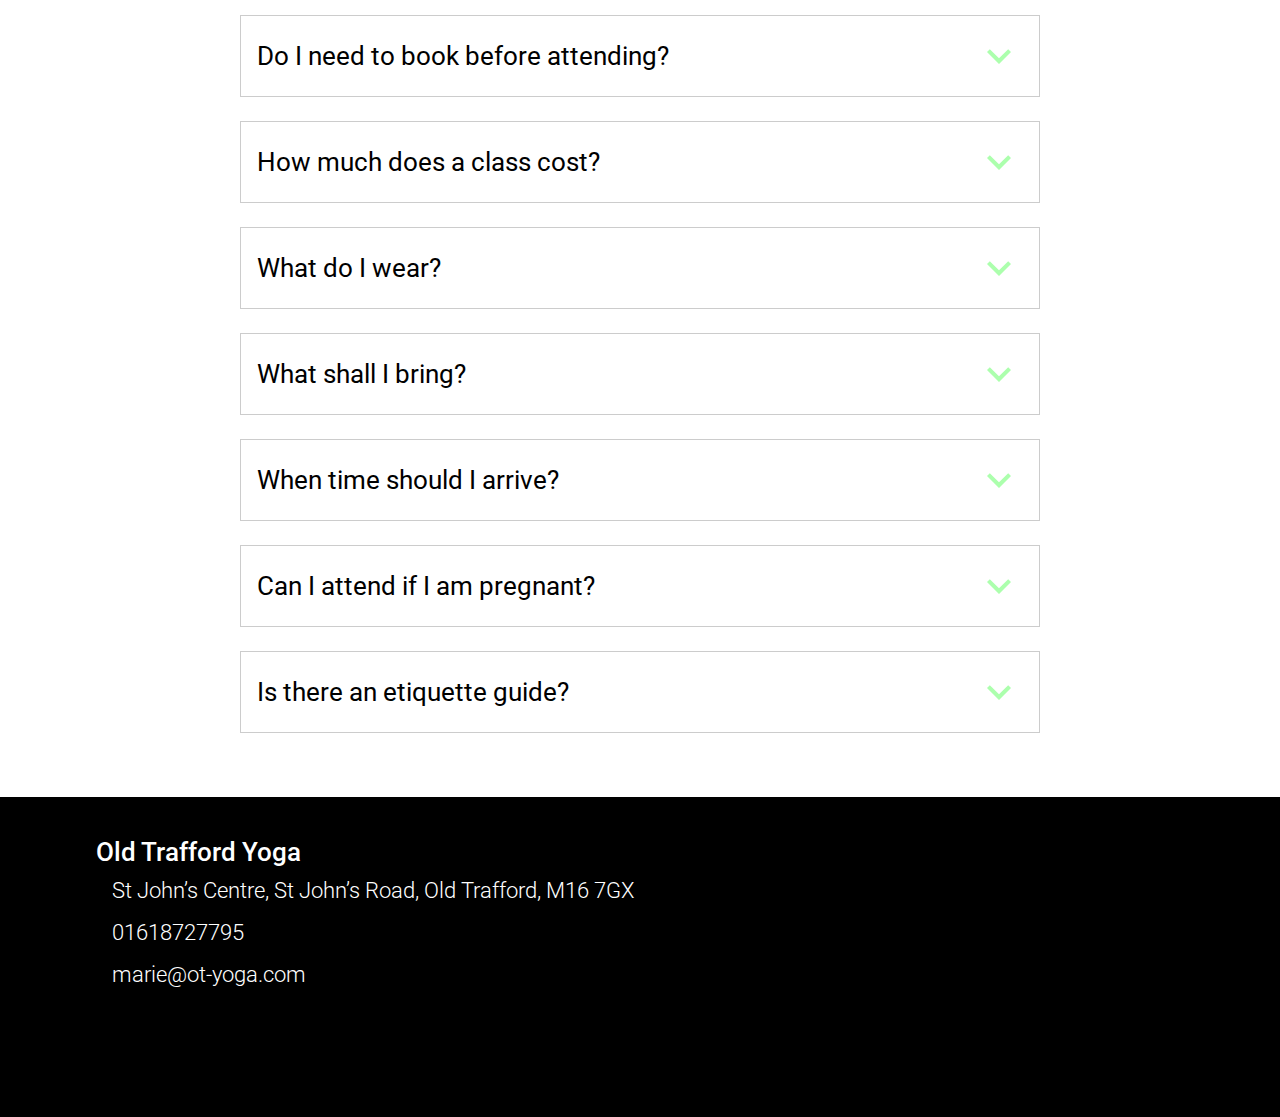
<file: yoga-in-class.html>
<!DOCTYPE html>
<html lang="en">
  <head>
    <meta charset="UTF-8" />
    <meta http-equiv="X-UA-Compatible" content="IE=edge" />
    <meta name="viewport" content="width=device-width, initial-scale=1.0" />
    <meta
      name="description"
      content="Yoga classes for the masses of Old Trafford, Manchester. Stretch, flex, energise and relax with Marie and the community."
    />
    <meta
      name="keywords"
      content="yoga, pilates, community, exercise, old trafford, manchester"
    />
    <meta name="author" content="Rick Atherton" />
    <link rel="stylesheet" href="assets/css/style.css" />
    <link rel="stylesheet" href="https://use.fontawesome.com/releases/v5.15.4/css/all.css"
          integrity="sha384-DyZ88mC6Up2uqS4h/KRgHuoeGwBcD4Ng9SiP4dIRy0EXTlnuz47vAwmeGwVChigm" 
          crossorigin="anonymous">
    <title>Old Trafford Yoga | Yoga in Class</title>
  </head>

  <body>
    <!-- Main header same on all pages -->
    <header class="main-header">
      <div class="ot-yoga-logo">
        <a href="index.html" aria-label="Go to homepage">
          <img
            src="assets/site-images/homepage-ot-yogo-b&w-logo.webp"
            alt="Old Trafford Yogo logo of a house joined in a loop at the bottom to represent togetherness"
            width="190"
            height="153"
          />
          <h1 class="main-header-h1">OT Yoga</h1>
          <h2 class="main-header-h2">
            Yoga classes for the masses of Old Trafford
          </h2>
        </a>
      </div>
    </header>
    <!-- Navigation Burger Menu for small devices, same on all pages -->
    <input type="checkbox" id="nav-toggle" class="nav-toggle" />
    <label
      for="nav-toggle"
      class="nav-toggle-label"
      title="Toggle navigation menu when viewing on mobile device"
    >
      <i class="fas fa-bars"></i>
    </label>
    <!-- Main nav menu same on all pages -->
    <nav class="nav-menu">
      <ul class="nav-list">
        <li>
          <a
            href="about-marie.html"
            aria-label="Learn about Yoga instructor Marie"
            >About Marie</a
          >
        </li>
        <li>
          <a
            href="yoga-in-class.html"
            aria-label="Learn about performing Yoga in Class"
            class="current-nav-page"
            >Yoga in Class</a
          >
        </li>
        <li>
          <a
            href="yoga-at-home.html"
            aria-label="Learn about performing Yoga at Home"
            >Yoga at Home</a
          >
        </li>
        <li>
          <a
            href="stay-informed.html"
            aria-label="Sign-up to OT Yoga's news via email"
            >Stay Informed!</a
          >
        </li>
      </ul>
    </nav>
    <!-- Main page content section -->
    <section class="yoga-in-class-section">
      <div class="yoga-in-class-1">
        <h3 class="site-pages-h3">Yoga in Class</h3>
        <p class="site-pages-p">
          When starting something new, or going to a new place, you may have
          some questions about how things work, what to wear or what to bring.
        </p>
        <p class="site-pages-p">
          We’ve done our best to answer some of the most frequently asked
          questions.
        </p>
        <p class="site-pages-p">
          If something isn’t listed below or you’d like some more assistance
          don’t hesitate to email Marie at marie@otyoga.com or by telephone on
          07399487430.
        </p>
      </div>

      <div class="yoga-in-class-2">
        <div class="yoga-in-class-photo">
          <img
            src="assets/site-images/yoga-in-class-hero-image.webp"
            alt="Photo of students on their mats performing the Cobra pose at OT Yoga"
            width="1280"
            height="853"
          />
        </div>
      </div>
    </section>

    <!-- FAQs Vertical Accordion credited to Monica Wheeler on CodePen -->
    <div id="faqs-section">
      <div
        style="visibility: hidden; position: absolute; width: 0px; height: 0px;"
      >
        <svg xmlns="http://www.w3.org/2000/svg">
          <symbol viewBox="0 0 24 24" id="expand-more">
            <path d="M16.59 8.59L12 13.17 7.41 8.59 6 10l6 6 6-6z" />
            <path d="M0 0h24v24H0z" fill="none" />
          </symbol>
          <symbol viewBox="0 0 24 24" id="close">
            <path
              d="M19 6.41L17.59 5 12 10.59 6.41 5 5 6.41 10.59 12 5 17.59 6.41 19 12 13.41 17.59 19 19 17.59 13.41 12z"
            />
            <path d="M0 0h24v24H0z" fill="none" />
          </symbol>
        </svg>
      </div>

      <details open>
        <summary>
          I have never been to yoga. Where do I start?
          <svg
            class="control-icon control-icon-expand"
            width="24"
            height="24"
            role="presentation"
          >
            <use
              xmlns:xlink="http://www.w3.org/1999/xlink"
              xlink:href="#expand-more"
            />
          </svg>
          <svg
            class="control-icon control-icon-close"
            width="24"
            height="24"
            role="presentation"
          >
            <use
              xmlns:xlink="http://www.w3.org/1999/xlink"
              xlink:href="#close"
            />
          </svg>
        </summary>
        <p>
          Don’t worry, you're in safe hands. Thousands of people take their
          first yoga class everyday! Our guided yoga supports beginners through
          to experts.
        </p>
      </details>

      <details>
        <summary>
          Where is OT Yoga?
          <svg
            class="control-icon control-icon-expand"
            width="24"
            height="24"
            role="presentation"
          >
            <use
              xmlns:xlink="http://www.w3.org/1999/xlink"
              xlink:href="#expand-more"
            />
          </svg>
          <svg
            class="control-icon control-icon-close"
            width="24"
            height="24"
            role="presentation"
          >
            <use
              xmlns:xlink="http://www.w3.org/1999/xlink"
              xlink:href="#close"
            />
          </svg>
        </summary>
        <p>
          OT Yoga is located at the St John’s Centre in Old Trafford. You can
          plan your journey using the link to Google Maps on the homepage.
        </p>
      </details>

      <details>
        <summary>
          Is there parking?
          <svg
            class="control-icon control-icon-expand"
            width="24"
            height="24"
            role="presentation"
          >
            <use
              xmlns:xlink="http://www.w3.org/1999/xlink"
              xlink:href="#expand-more"
            />
          </svg>
          <svg
            class="control-icon control-icon-close"
            width="24"
            height="24"
            role="presentation"
          >
            <use
              xmlns:xlink="http://www.w3.org/1999/xlink"
              xlink:href="#close"
            />
          </svg>
        </summary>
        <p>
          Whilst there is no on-site car parking, there is ample on-road parking
          surrounding the St John’s Centre.
        </p>
      </details>

      <details>
        <summary>
          What is the minimum age for attending a class?
          <svg
            class="control-icon control-icon-expand"
            width="24"
            height="24"
            role="presentation"
          >
            <use
              xmlns:xlink="http://www.w3.org/1999/xlink"
              xlink:href="#expand-more"
            />
          </svg>
          <svg
            class="control-icon control-icon-close"
            width="24"
            height="24"
            role="presentation"
          >
            <use
              xmlns:xlink="http://www.w3.org/1999/xlink"
              xlink:href="#close"
            />
          </svg>
        </summary>
        <p>
          The minimum age for attending all class is 16.
          <br />
          Children aged 14 or 15 may attend all other classes with a guardian
          who is over 16 at the class Marie’s discretion.
        </p>
      </details>

      <details>
        <summary>
          Do I need to book before attending?
          <svg
            class="control-icon control-icon-expand"
            width="24"
            height="24"
            role="presentation"
          >
            <use
              xmlns:xlink="http://www.w3.org/1999/xlink"
              xlink:href="#expand-more"
            />
          </svg>
          <svg
            class="control-icon control-icon-close"
            width="24"
            height="24"
            role="presentation"
          >
            <use
              xmlns:xlink="http://www.w3.org/1999/xlink"
              xlink:href="#close"
            />
          </svg>
        </summary>
        <p>
          No, currently the hall is large enough to accommodate more than enough
          students.
        </p>
      </details>

      <details>
        <summary>
          How much does a class cost?
          <svg
            class="control-icon control-icon-expand"
            width="24"
            height="24"
            role="presentation"
          >
            <use
              xmlns:xlink="http://www.w3.org/1999/xlink"
              xlink:href="#expand-more"
            />
          </svg>
          <svg
            class="control-icon control-icon-close"
            width="24"
            height="24"
            role="presentation"
          >
            <use
              xmlns:xlink="http://www.w3.org/1999/xlink"
              xlink:href="#close"
            />
          </svg>
        </summary>
        <p>
          Each class costs £5. Please pay this in cash to Marie at the end of
          each class – the correct amount will always be appreciated!
        </p>
      </details>

      <details>
        <summary>
          What do I wear?
          <svg
            class="control-icon control-icon-expand"
            width="24"
            height="24"
            role="presentation"
          >
            <use
              xmlns:xlink="http://www.w3.org/1999/xlink"
              xlink:href="#expand-more"
            />
          </svg>
          <svg
            class="control-icon control-icon-close"
            width="24"
            height="24"
            role="presentation"
          >
            <use
              xmlns:xlink="http://www.w3.org/1999/xlink"
              xlink:href="#close"
            />
          </svg>
        </summary>
        <p>
          Some people wear baggy, loose fitting bottoms and a t-shirt. Other
          people wear tight stretchy leggings and tops. The only thing that
          matters is that you wear comfortable clothes that you can easily move
          and stretch in.
          <br />
          As you move through a class you can get warm so it’s good to wear
          clothes that keep you cool, but bring a jumper for relaxation, when
          the body rapidly cools down. Some people also bring socks for the
          relaxation phase.
        </p>
      </details>

      <details>
        <summary>
          What shall I bring?
          <svg
            class="control-icon control-icon-expand"
            width="24"
            height="24"
            role="presentation"
          >
            <use
              xmlns:xlink="http://www.w3.org/1999/xlink"
              xlink:href="#expand-more"
            />
          </svg>
          <svg
            class="control-icon control-icon-close"
            width="24"
            height="24"
            role="presentation"
          >
            <use
              xmlns:xlink="http://www.w3.org/1999/xlink"
              xlink:href="#close"
            />
          </svg>
        </summary>
        <p>
          If you have a mat, please bring it. If not, we can provide one for use
          in the class. Water for before and after the class would also be
          advisable.
        </p>
      </details>

      <details>
        <summary>
          When time should I arrive?
          <svg
            class="control-icon control-icon-expand"
            width="24"
            height="24"
            role="presentation"
          >
            <use
              xmlns:xlink="http://www.w3.org/1999/xlink"
              xlink:href="#expand-more"
            />
          </svg>
          <svg
            class="control-icon control-icon-close"
            width="24"
            height="24"
            role="presentation"
          >
            <use
              xmlns:xlink="http://www.w3.org/1999/xlink"
              xlink:href="#close"
            />
          </svg>
        </summary>
        <p>
          If you are a new to OT Yoga, please arrive 15 minutes early for your
          first session to have an informal chat with Marie to get to know each
          other. If you are a regular student, please arrive 10 minutes before
          the class starts so you have plenty of time to get settled and clear
          your mind.
        </p>
      </details>

      <details>
        <summary>
          Can I attend if I am pregnant?
          <svg
            class="control-icon control-icon-expand"
            width="24"
            height="24"
            role="presentation"
          >
            <use
              xmlns:xlink="http://www.w3.org/1999/xlink"
              xlink:href="#expand-more"
            />
          </svg>
          <svg
            class="control-icon control-icon-close"
            width="24"
            height="24"
            role="presentation"
          >
            <use
              xmlns:xlink="http://www.w3.org/1999/xlink"
              xlink:href="#close"
            />
          </svg>
        </summary>
        <p>
          Yoga is excellent during pregnancy and for you and baby after the
          birth. However it is recommended that you do not practice yoga in your
          first trimester, return to practice in your second and third
          trimesters, where yoga is a fantastic support.
        </p>
      </details>

      <details>
        <summary>
          Is there an etiquette guide?
          <svg
            class="control-icon control-icon-expand"
            width="24"
            height="24"
            role="presentation"
          >
            <use
              xmlns:xlink="http://www.w3.org/1999/xlink"
              xlink:href="#expand-more"
            />
          </svg>
          <svg
            class="control-icon control-icon-close"
            width="24"
            height="24"
            role="presentation"
          >
            <use
              xmlns:xlink="http://www.w3.org/1999/xlink"
              xlink:href="#close"
            />
          </svg>
        </summary>
        <p>
          Yes! 5 rules to know and follow that will allow everyone to enjoy OT
          Yoga;
        </p>
        <ol>
          <li>Take your shoes off when you enter the hall.</li>
          <li>
            Be mindful of where you place yourself in the studio (and don’t be
            greedy).
          </li>
          <li>
            Respect a fellow students space – avoid stepping on others’ mats.
          </li>
          <li>Breathe, but not too loudly.</li>
          <li>Don’t check your phone.</li>
        </ol>
      </details>
    </div>
    <!-- Footer section same on all pages -->
    <footer>
      <div class="footer-section">
        <div class="footer-contact-div">
          <h3>Old Trafford Yoga</h3>
          <p>
            <a
              href="https://goo.gl/maps/8CgDnvDHQMe3WeUj6"
              aria-label="Go to the address using Google Maps"
              target="_blank"
              rel="noopener noreferer"
            >
              <i class="fas fa-map-marker-alt"></i>
            </a>
            St John’s Centre, St John’s Road, Old Trafford, M16 7GX
          </p>
          <p>
            <a
              href="tel:+441618727795"
              aria-label="Telephone the St John's Centre"
              target="_blank"
              rel="noopener noreferer"
            >
              <i class="fas fa-phone-alt"></i>
            </a>
            01618727795
          </p>
          <p>
            <a
              href="mailto:marie@ot-yoga.com"
              aria-label="Send an email to Marie at Old Trafford Yoga"
              target="_blank"
              rel="noopener noreferer"
            >
              <i class="far fa-envelope"></i>
            </a>
            marie@ot-yoga.com
          </p>
        </div>
        <div class="footer-social-media-div">
          <ul>
            <li>
              <a
                href="https://wa.me/+447399487430"
                aria-label="Send a Whatsapp message to Marie"
                target="_blank"
                class="social-media-icon"
                rel="noopener noreferer"
                ><i class="fab fa-whatsapp-square"></i>
              </a>
            </li>
            <li>
              <a
                href="https://facebook.com"
                aria-label="Go to our Facebook page"
                target="_blank"
                class="social-media-icon"
                rel="noopener noreferer"
                ><i class="fab fa-facebook-square"></i>
              </a>
            </li>
            <li>
              <a
                href="https://instagram.com"
                aria-label="Go to our Instagram page"
                target="_blank"
                class="social-media-icon"
                rel="noopener noreferer"
                ><i class="fab fa-instagram-square"></i>
              </a>
            </li>
            <li>
              <a
                href="https://youtube.com"
                aria-label="Go to our YouTube page"
                target="_blank"
                class="social-media-icon"
                rel="noopener noreferer"
                ><i class="fab fa-youtube-square"></i>
              </a>
            </li>
          </ul>
        </div>
      </div>
    </footer>
  </body>
</html>
</file>
<file: assets/css/style.css>
@import url("https://fonts.googleapis.com/css2?family=Roboto:wght@100;300;400;500;700;900&display=swap");

html {
  margin: 0;
}

body {
  max-width: 2600px;
  height: 100%;
  font-family: Roboto, sans-serif;
  font-size: 1.6rem;
  font-weight: 300;
  color: #000;
  margin: 0 auto;
  padding: 0;
  border: none;
}

/* Website header */

.main-header {
  margin: 0.75rem 0;
  text-align: center;
}

.main-header a {
  text-decoration: none;
  color: #000;
}

.main-header-h1 {
  font-weight: 700;
  text-align: center;
  margin: 0 1rem 1rem 1rem;
}

.main-header-h1:hover,
.main-header-h2:hover,
.main-header a:hover {
  color: #acffad;
  transition-duration: 0.4s;
}

.main-header-h2 {
  font-size: 2rem;
  font-weight: 700;
  text-align: center;
  margin: 1rem;
}

/* Navigation Menu*/

.nav-toggle,
.nav-toggle-label {
  display: none;
  visibility: hidden;
}

.nav-menu {
    background-color: #000;
    width: 100%;
}

.nav-list {
  text-align: center;
  margin: 2rem 0 0 0;
  padding-inline-start: 0;
}

.nav-list li {
  display: inline-block;
  list-style-type: none;
}

.nav-list a {
  font-weight: 600;
  font-size: 1.8rem;
  padding: 1rem 1.5rem 1rem 1.5rem;
  text-decoration: none;
  color: #fff;
  text-align: center;
  line-height: 4rem;
}

.nav-list a:hover {
  background-color: #acffad;
  color: #000;
  transition-duration: 0.4s;
}

.nav-list .current-nav-page {
  color: #000;
  background-color: #acffad;
}

/* Homepage Hero Image Section */

.homepage-hero-image-div {
  width: 100%;
  height: 550px;
  overflow: hidden;
  position: relative;
  background-color: #acffad;
}

.homepage-hero-image-div img {
  height: auto;
  position: absolute;
  top: -565px;
  object-fit: cover;
}

/* Homepage Class & Location Info */

.homepage-main-section {
  width: 100%;
  display: inline-flex;
}

.homepage-main-info-div {
  width: 50%;
  margin: 2rem 0rem;
  text-align: center;
}

.homepage-main-info-h3 {
  text-align: center;
  margin: 2rem 0rem;
}

.homepage-main-info-h4 {
  font-weight: 500;
  text-align: center;
  margin-top: 2rem;
  margin-bottom: 0;
}

.homepage-main-info-div p {
  font-weight: 300;
  text-align: center;
  margin: 2rem 1rem;
}

.homepage-main-info-div ul {
  margin: 0.5rem 0 2rem 0;
  padding-left: 0rem;
  list-style-type: none;
  text-align: center;
}

.homepage-main-info-div li {
  font-weight: 300;
  text-align: center;
}

#button-div {
  text-align: center;
  margin: 5rem;
}

.button {
  font-weight: 700;
  color: #000;
  text-align: center;
  text-decoration: none;
  vertical-align: middle;
  padding: 1rem;
  margin: 2.5rem;
  background-color: #acffad;
}

.button:hover {
  background-color: #000;
  color: #fff;
  transition-duration: 0.4s;
}

.homepage-main-info-div iframe {
  width: 60%;
  height: 25rem;
  border: #acffad 0.2rem solid;
  margin: 0 1rem 1rem 1rem;
}

/* Community Feedback Section of Homepage */

.feedback-section {
  width: 100%;
  display: block;
  text-align: center;
  margin-bottom: 4rem;
}

.student-feedback {
  display: inline-block;
  margin: 2rem 4rem;
  width: 20%;
  vertical-align: top;
}

.student-feedback img {
  display: inherit;
  width: 15rem;
  height: 15rem;
  margin: 1rem;
  object-fit: cover;
  background: #fff no-repeat center;
  border: #acffad 0.2rem solid;
  border-radius: 50%;
}

/* Standard font sizing for site pages */

.site-pages-h3 {
  font-weight: 500;
  text-align: left;
  margin: 3rem 0 0.5rem 0;
}

.site-pages-h4 {
  font-weight: 500;
  text-align: left;
  margin: 3rem 0 0.5rem 0;
}

.site-pages-p {
  font-weight: 300;
  text-align: left;
  margin: 2rem 0 1rem 0;
}

/* About Marie Page */

.about-marie-section {
  width: 100%;
  display: inline-flex;
}

.about-marie-div-1,
.about-marie-div-2 {
  width: 50%;
  margin: 4rem;
  text-align: center;
}

.about-marie-div-1 ul {
  margin: 0 0 2rem 3rem;
  padding: 0;
}

.about-marie-div-1 li {
  font-weight: 300;
  text-align: left;
}

.marie-photo img {
  width: 85%;
  height: auto;
  margin: 7rem 2rem 2rem 2rem;
}

/* Yoga in Class Page */

.yoga-in-class-section {
  width: 100%;
  display: inline-flex;
  margin-bottom: 4rem;
}

.yoga-in-class-1,
.yoga-in-class-2 {
  width: 50%;
  margin: 4rem;
  text-align: center;
}

.yoga-in-class-photo {
  justify-content: center;
  align-items: center;
}

.yoga-in-class-photo img {
  width: 85%;
  height: auto;
  margin: 3rem 2rem 2rem 2rem;
}

#faqs-section {
  width: 100%;
  display: block;
  margin-bottom: 4rem;
}

/* FAQs Vertical Accordion credited to Monica Wheeler on CodePen  */

details {
  width: 75%;
  min-height: 2.5rem;
  max-width: 50rem;
  margin: 0 auto;
  padding: 1rem;
  position: relative;
  border: 0.1rem solid #ccc;
  box-sizing: border-box;
  transition: all 0.4s;
}

details + details {
  margin-top: 1.5rem;
}

details[open] {
  min-height: 2.5rem;
  background-color: #fff;
  box-shadow: 0.35rem 0.35rem 0.35rem #ccc;
}

summary {
  display: flex;
  justify-content: space-between;
  align-items: center;
  font-weight: 400;
  cursor: pointer;
}

summary:focus {
  outline: none;
}

summary:focus::after {
  content: "";
  height: 100%;
  width: 100%;
  display: block;
  position: absolute;
  top: 0;
  left: 0;
  box-shadow: 0 0 0 0.35rem #acffad;
}

summary::-webkit-details-marker {
  display: none;
}

.control-icon {
  fill: #acffad;
  transition: 0.4s;
  pointer-events: none;
  height: 3rem;
  width: 3rem;
}

.control-icon-close {
  display: none;
  height: 3rem;
  width: 3rem;
}

details[open] .control-icon-close {
  display: initial;
  transition: 0.4s;
  height: 3rem;
  width: 3rem;
}

details[open] .control-icon-expand {
  display: none;
  height: 3rem;
  width: 3rem;
}

/* Yoga at Home Page */

.yoga-at-home-section-1,
.yoga-at-home-section-2 {
  width: 100%;
  display: inline-flex;
}

.yoga-at-home,
.yoga-at-home-1,
.yoga-at-home-2 {
  width: 50%;
  margin: 4rem;
  text-align: center;
}

.marie-at-home-photo {
  justify-content: center;
  align-items: center;
}

.marie-at-home-photo img {
  width: 80%;
  height: auto;
  margin: 3rem 2rem 2rem 2rem;
}

.recommended-instructor-photo {
  justify-content: center;
  align-items: center;
}

.recommended-instructor-photo img {
  width: 30%;
  margin: 2rem;
  background: #fff no-repeat center;
}

/* Stay Informed Sign Up Page */

.stay-informed-section {
  width: 100%;
  display: inline-flex;
  justify-content: center;
  flex-direction: row;
  margin: 3rem 0rem 4rem 0rem;
}

.stay-informed-form-div form {
  text-align: left;
}

.stay-informed-form-div fieldset {
  border: #acffad 0.2rem solid;
  margin: 0 0.5rem 2rem 0.5rem;
}

.stay-informed-form-div legend {
  font-weight: 500;
  padding: 0 1rem;
}

.form-question {
  font-weight: 300;
  display: inline-block;
  margin: 1.5rem 0.5rem 0.5rem 1.5rem;
}

.required-input {
  width: 65%;
  height: 2.5rem;
  margin: 0.5rem 1.5rem;
  border: 2px #ccc solid;
  resize: none;
  box-sizing: border-box;
  font-family: Roboto;
  font-weight: 300;
  font-size: 1.4rem;
  text-align: left;
  text-indent: 0.5rem;
}

.stay-informed-form-div fieldset input[type="checkbox"],
.stay-informed-form-div fieldset input[type="radio"] {
  width: 1rem;
  height: 1rem;
  border: #ccc 2px solid;
  margin: 0 1rem 0 3rem;
}

.stay-informed-form-div fieldset input[type="number"] {
  width: 25%;
  height: 2.5rem;
  margin: 0 0 0 3rem;
  border: 2px #ccc solid;
  font-family: Roboto;
  font-weight: 300;
  font-size: 1.4rem;
  text-align: left;
  text-indent: 0.5rem;
}

.stay-informed-form-div fieldset textarea {
  width: 65%;
  height: 7rem;
  margin: 0.5rem 0 0.5rem 3rem;
  border: 2px #ccc solid;
  resize: none;
  box-sizing: border-box;
  font-family: Roboto;
  font-weight: 300;
  font-size: 1.4rem;
  text-align: left;
  text-indent: 0.5rem;
}

.stay-informed-button {
  font-weight: 500;
  font-size: 1.75rem;
  color: #000;
  text-align: center;
  text-decoration: none;
  vertical-align: middle;
  width: 17%;
  margin: 1rem 1.25rem 0rem 0.5rem;
  padding: 0.5rem;
  background-color: #acffad;
  border: none;
}

.stay-informed-button:hover {
  background-color: #000;
  color: #fff;
  transition-duration: 0.4s;
}

/* Footer */

footer {
  position: absolute;
  left: 0;
  width: 100%;
  height: 25rem;
  background-color: #000;
  clear: both;
}

.footer-section {
  max-width: 2300px;
  width: 100%;
  margin: 0 auto;
  display: flex;
}

.footer-contact-div {
  width: 50%;
  vertical-align: middle;
  text-align: left;
  margin: 2rem;
  padding-left: 15rem;
}

.footer-contact-div h3 {
  font-weight: 500;
  font-size: 1.6rem;
  margin: 0.5rem;
  color: #fff;
}

.footer-contact-div p {
  font-weight: 300;
  font-size: 1.4rem;
  text-align: left;
  margin: 0.5rem;
  color: #fff;
}

.footer-contact-div a {
  font-size: 1.4rem;
  margin-right: 1rem;
  text-decoration: none;
  color: #fff;
}

.footer-social-media-div {
  width: 50%;
  vertical-align: middle;
  text-align: center;
  margin: 2rem;
}

.footer-social-media-div ul {
  vertical-align: middle;
  padding: 1rem 5rem 1rem 0rem;
}

.footer-social-media-div li {
  display: inline-block;
  list-style-type: none;
  margin-right: 2rem;
}

.social-media-icon i {
  font-size: 4rem;
  color: #fff;
}

footer i {
  font-size: 1.8rem;
  vertical-align: middle;
}

footer i:hover {
  color: #acffad;
  transition-duration: 0.4s;
}

/* 404 Not Found Page */

.error-page-div {
  display: contents;
  position: relative;
}

.error-page-background-image {
  opacity: 0.5;
  background: #000 no-repeat center;
  position: absolute;
  left: 0;
  top: 0;
  width: 100%;
  height: auto;
}

.error-page-heading {
  position: relative;
  text-align: center;
  top: 3rem;
}

.error-page-heading h1,
.error-page-heading h2 {
  margin: 1rem 2rem 2rem 2rem;
}

.error-page-tile {
  position: absolute;
  display: grid;
  margin-top: 3rem;
  width: 22%;
  left: 39%;
}

.error-page-tile a {
  width: 60%;
  padding: 1rem;
  margin: 1rem;
  justify-self: center;
  align-self: center;
  text-decoration: none;
  font-weight: 400;
  color: #000;
  border: rgba(0, 0, 0, 0.3) solid 0.1rem;
  background-color: rgba(0, 0, 0, 0.1);
}

.error-page-tile a:hover {
  color: #fff;
  background-color: #000;
  transition-duration: 0.4s;
}

/* Media Queries */

/* For screens 1200-1600px wide */

@media screen and (max-width: 1600px) {
  .main-header img {
    width: 13%;
    height: auto;
  }

  .homepage-hero-image-div {
    height: 475px;
  }

  .homepage-hero-image-div img {
    width: 120%;
    height: auto;
    position: absolute;
    top: -250px;
  }

  footer {
    height: 20rem;
  }

  .footer-contact-div {
    width: 65%;
    padding-left: 0;
  }

  .footer-contact-div h3,
  .footer-contact-div p {
    margin-left: 4rem;
  }

  .footer-social-media-div {
    width: 35%;
  }

  .social-media-icon i {
    font-size: 3rem;
  }
}

/* For screens 980-1200px wide */

@media screen and (max-width: 1200px) {
  /* Homepage */
  .homepage-main-section {
    display: block;
    width: auto;
    margin-top: 4rem;
  }

  .homepage-hero-image-div {
    height: 400px;
  }

  .homepage-hero-image-div img {
    width: 130%;
    position: absolute;
    top: -275px;
  }

  .homepage-main-info-div {
    width: auto;
    display: block;
    margin: 2rem 4rem;
  }

  .homepage-main-info-div p {
    margin: auto;
  }

  .homepage-main-info {
    display: inline-block;
    margin: 0rem 2rem;
  }

  .homepage-main-info-h3,
  .main-info-h3 {
    font-size: 2.5rem;
  }

  #button-div {
    margin: 3rem 0rem 7rem 0rem;
  }

  .feedback-section {
    display: block;
    margin: 7rem 0rem 4rem 0rem;
  }

  .student-feedback {
    width: 25%;
    margin: 2rem 4rem;
  }

  /* Standard font sizing for site pages */
  .site-pages-h3 {
    margin-top: 0rem;
  }

  /* About Marie Page */
  .about-marie-section {
    display: flex;
    flex-direction: column;
  }

  .about-marie-section div:first-child {
    order: 1;
  }

  .about-marie-div-1,
  .about-marie-div-2 {
    display: block;
    width: auto;
    margin: 2rem 4rem;
  }

  .marie-photo img {
    margin: 1rem;
  }

  /* Yoga in Class Page */
  .yoga-in-class-section {
    display: flex;
    flex-direction: column;
  }

  .yoga-in-class-section div:first-child {
    order: 1;
  }

  .yoga-in-class-1,
  .yoga-in-class-2 {
    display: block;
    width: auto;
    margin: 2rem 4rem;
  }

  .yoga-in-class-photo img {
    margin: 1rem;
  }

  /* Yoga at Home Page */
  .yoga-at-home-section-1,
  .yoga-at-home-section-2 {
    display: flex;
    flex-direction: column;
  }

  .yoga-at-home-section-1 div:first-child {
    order: 1;
  }

  .yoga-at-home,
  .yoga-at-home-1,
  .yoga-at-home-2 {
    display: block;
    width: auto;
    margin: 2rem 4rem;
  }

  .marie-at-home-photo img {
    width: 85%;
    margin: 1rem;
  }

  /* Stay Informed Sign Up Page */
  .stay-informed-section {
    display: block;
  }

  .stay-informed-form-div {
    margin: 0rem 3rem;
  }

  .stay-informed-button {
    width: auto;
  }

  /* Footer */
  .footer-contact-div,
  .footer-social-media-div {
    display: flex;
    flex-direction: column;
    margin: 1rem;
  }

  .footer-contact-div {
    width: 50%;
    padding-left: 4rem;
  }

  .footer-social-media-div:first-child {
    order: 2;
  }

  .footer-contact-div h3 {
    font-size: 1.6rem;
    text-align: left;
    margin: 3rem 0 0.5rem 0;
  }

  .footer-contact-div a {
    font-size: 1.2rem;
    text-align: left;
    margin: 0.5rem 1rem 0.5rem 0;
  }

  .footer-contact-div p {
    font-size: 1rem;
    text-align: left;
    margin: 0.5rem 0;
  }

  .footer-social-media-div ul {
    margin-top: 2rem;
    padding-top: 0;
    padding-right: 0;
  }

  .footer-social-media-div li {
    margin: 0.5rem;
    text-align: center;
    display: inline-flex;
  }

  /* 404 Not Found Page */
  .error-page-div {
    display: contents;
    position: relative;
  }

  .error-page-background-image {
    width: 275%;
  }

  .error-page-heading {
    position: relative;
    margin-top: 1.3rem;
  }

  .error-page-heading h1,
  .error-page-heading h2 {
    margin: 0.6rem 1.3rem;
    font-size: 85%;
    font-weight: 400;
  }

  .error-page-tile {
    position: relative;
    display: inline-grid;
    margin-top: 5.3rem;
  }

  .error-page-tile a {
    width: 80%;
    padding: 0.6rem;
    margin: 0.3rem 1.3rem;
    text-align: left;
    font-weight: 300;
    font-size: 80%;
    border: none;
  }
}

/* For small screens up to 980px wide */

@media screen and (max-width: 980px) {
  /* Homepage */
  .main-header-h2 {
    font-size: 1.6rem;
  }

  /* Nav Menu - Toggle for the nav-menu credited to Kevin Powell on CodePen */
  .nav-menu {
    display: none;
  }

  .nav-toggle-label {
    display: flex;
    visibility: visible;
    align-items: center;
    vertical-align: middle;
    width: 100%;
    height: 3rem;
    background-color: #000;
  }

  .nav-toggle-label i {
    font-size: 2rem;
    font-weight: 700;
    color: #fff;
    margin-left: 2rem;
  }

  .nav-list {
    margin: 0;
    padding: 0;
    display: inline;
    text-align: left;
  }

  .nav-list li {
    display: inline;
  }

  .nav-list a {
    display: block;
    text-align: left;
    margin: 0;
    padding-top: 0.25rem;
  }

  .nav-toggle:checked ~ nav {
    display: block;
  }

  /* Homepage main content */
  .homepage-hero-image-div {
    height: 350px;
    top: 100%;
  }

  .homepage-hero-image-div img {
    width: 130%;
    position: absolute;
    top: -130px;
  }

  .homepage-main-info-div {
    width: auto;
    display: block;
    margin: 2rem;
  }

  .homepage-main-info-div p {
    margin: 1rem 1rem;
    padding: 0rem 6rem;
    font-size: 1.5rem;
  }

  .homepage-main-info-div ul {
    font-size: 1.5rem;
  }

  .homepage-main-info-div {
    margin: 0rem 2rem;
  }

  .homepage-main-info-div iframe {
    width: 70%;
    height: 15rem;
  }

  #button-div {
    margin-top: 2.5rem;
  }

  .feedback-section {
    display: block;
    margin: 7rem 0rem 4rem 0rem;
  }

  .student-feedback {
    display: inline;
    width: 25%;
    margin: 2rem 0rem;
    text-align: center;
  }

  .student-feedback p {
    padding: 0rem 12rem;
    font-size: 1.5rem;
  }

  .student-feedback img {
    width: 10rem;
    height: 10rem;
  }

  /* About Marie Page */
  .about-marie-div-1,
  .about-marie-div-2 {
    margin: 2rem;
  }

  /* Yoga in Class Page */
  .yoga-in-class-section {
    margin-bottom: 3rem;
  }

  .yoga-in-class-1,
  .yoga-in-class-2 {
    margin: 2rem;
  }

  details {
    width: 85%;
    min-height: 2.5rem;
    max-width: 50rem;
    margin: 0 auto;
    padding: 1rem;
  }

  summary {
    font-size: 1.4rem;
  }

  details[open] p {
    font-size: 1.4rem;
  }

  details[open] li {
    font-size: 1.4rem;
  }

  /* Yoga at Home Page */
  .yoga-at-home,
  .yoga-at-home-1,
  .yoga-at-home-2 {
    margin: 2rem;
  }

  .recommended-instructor-photo img {
    margin: 1.5rem 0rem 2rem 0rem;
  }

  /* Stay Informed Sign Up Page */
  .stay-informed-form-div {
    margin: 0rem 2rem;
  }

  /* Footer */
  footer {
    width: 100%;
    display: block;
    height: auto;
  }

  .footer-section,
  .footer-contact-div,
  .footer-social-media-div {
    display: block;
    margin: 0 0 2rem 0;
    width: 100%;
    padding: 0;
  }

  .footer-contact-div h3 {
    font-size: 1.1rem;
    text-align: center;
    margin: 1.25rem 0.5rem 0.5rem 0.5rem;
  }

  .footer-contact-div a {
    font-size: 0.75rem;
    text-align: center;
    margin: 0.5rem 0.2rem 0 0.5rem;
  }

  .footer-contact-div p {
    font-size: 0.75rem;
    text-align: center;
    margin: 0.2rem 0;
    vertical-align: middle;
  }

  .footer-social-media-div ul {
    margin: 0;
    padding: 0;
  }

  .footer-social-media-div li {
    margin: 0.5rem 0.5rem;
    text-align: center;
  }

  .social-media-icon i {
    font-size: 2rem;
  }

  footer i {
    font-size: 1rem;
    vertical-align: middle;
  }
}

/* For small screens i.e. mobile devices up to 640px wide */

@media screen and (max-width: 640px) {
  /* Homepage */
  .main-header {
    margin: 1rem 0
  }

  .main-header img {
      width: 18%;
  }

  .main-header-h1 {
    font-size: 1.8rem;
    margin: 0rem;
  }

  .main-header-h2 {
    font-size: 1rem;
    margin: 0.5rem 4rem;
  }

  /* Nav Menu - Toggle for the nav-menu credited to Kevin Powell on CodePen */
  .nav-menu {
    display: none;
  }

  .nav-toggle-label {
    height: 2rem;
  }

  .nav-toggle-label i {
    font-size: 1.4rem;
    margin-left: 1.5rem;
  }

  .nav-list a {
    font-size: 1rem;
    padding-bottom: 0;
  }

  .nav-toggle:checked ~ nav {
    display: block;
  }

  /* Homepage image and divs */
  .homepage-hero-image-div {
    height: 250px;
    top: 100%;
  }

  .homepage-hero-image-div img {
    width: 122%;
    position: absolute;
    top: -57px;
  }

  .homepage-main-section {
    margin-top: 0rem;
  }

  .homepage-main-info-div {
    margin: 0rem;
  }

  .homepage-main-info {
    margin-top: 0rem;
  }

  .homepage-main-info-h3,
  .main-info-h3 {
    font-size: 1.6rem;
    margin: 1rem 0;
  }

  .homepage-main-info-h4 {
    font-size: 1.2rem;
    font-weight: 400;
    margin-top: 0rem;
  }

  .homepage-main-info-div p {
    margin: 1rem 0.5rem;
    font-size: 0.875rem;
    line-height: 1.4rem;
    padding: 0;
  }

  .homepage-main-info-div ul {
    font-size: 0.875rem;
    line-height: 1.4rem;
  }

  .homepage-main-info-div iframe {
    width: 58%;
    height: 12rem;
    border: #acffad 0.1rem solid;
  }

  #button-div {
    margin: 0 0 5rem 0;
  }

  .button {
    font-size: 1rem;
    font-weight: 600;
    padding: 0.75rem;
    margin: 0rem;
  }

  .feedback-section {
    display: block;
    margin: 5rem 0rem 4rem 0rem;
  }

  .student-feedback {
    display: inline;
    width: 25%;
    margin: 2rem 0rem;
    text-align: center;
  }

  .student-feedback p {
    margin: 1rem 4rem;
    font-size: 0.875rem;
    line-height: 1.3rem;
    padding: 0;
  }

  .student-feedback img {
    width: 8rem;
    height: 8rem;
    border: #acffad 0.1rem solid;
  }

  /* Standard font sizing for site pages */
  .site-pages-h3 {
    font-size: 1.6rem;
  }

  .site-pages-h4 {
    font-size: 1.2rem;
  }

  .site-pages-p {
    font-size: 1rem;
    line-height: 1.4rem;
    text-align: left;
  }

  /* About Marie Page */
  .about-marie-div-1 li {
    font-size: 1rem;
    line-height: 1.4rem;
    margin-left: -2rem;
  }

  .about-marie-div-1,
  .about-marie-div-2 {
    margin: 0.5rem 0.5rem;
  }

  /* Yoga in Class Page */
  .yoga-in-class-section {
    margin-bottom: 1rem;
  }

  .yoga-in-class-1,
  .yoga-in-class-2 {
    margin: 0.5rem 0.5rem;
  }

  details {
    width: 94%;
    min-height: 2rem;
    margin: 0.5rem;
    padding: 0.5rem;
  }

  details[open] {
    box-shadow: 0.15rem 0.25rem 0.25rem #ccc;
    margin: 0.5rem;
  }

  summary {
    font-size: 0.875rem;
    line-height: 1.4rem;
  }

  summary:focus::after {
    box-shadow: 0 0 0 0.15rem #acffad;
  }

  .control-icon,
  .control-icon-close {
    height: 1.5rem;
    width: 1.5rem;
  }

  details[open] .control-icon-expand,
  details[open] .control-icon-close {
    height: 1.5rem;
    width: 1.5rem;
  }

  details[open] p {
    font-size: 0.875rem;
    line-height: 1.4rem;
  }

  details[open] li {
    font-size: 0.875rem;
    line-height: 1.4rem;
  }

  /* Yoga at Home Page */
  .yoga-at-home,
  .yoga-at-home-1,
  .yoga-at-home-2 {
    margin: 1rem 0.5rem;
  }

  .recommended-instructor-photo img {
    width: 35%;
    margin: 1rem 0 0 0;
  }

  /* Stay Informed Sign Up Page */
  .stay-informed-section {
    margin: 3rem 0rem 4rem 0rem;
  }

  .stay-informed-form-div {
    margin: 0rem 0.5rem;
  }

  .stay-informed-form-div form {
    text-align: left;
  }

  .stay-informed-form-div fieldset {
    border: #acffad 0.1rem solid;
    padding: 0.5rem;
  }

  .stay-informed-form-div legend {
    font-size: 1.2rem;
    font-weight: 500;
    padding: 0 0.5rem;
  }

  .form-question {
    font-size: 0.875rem;
    margin: 1.5rem 0.5rem 0.5rem 0.5rem;
  }

  .form-answer {
    font-size: 0.875rem;
    margin: 0 0 0 0.5rem;
  }

  .required-input {
    width: 94%;
    margin: 0.5rem;
    border: #ccc 0.1rem solid;
    font-size: 0.875rem;
    text-align: left;
    text-indent: 0.5rem;
  }

  .stay-informed-form-div fieldset input[type="checkbox"],
  .stay-informed-form-div fieldset input[type="radio"] {
    width: 0.75rem;
    height: 0.75rem;
    border: #ccc 0.15rem solid;
    margin: 0 0 0 0.5rem;
  }

  .stay-informed-form-div fieldset input[type="number"] {
    width: 40%;
    margin: 0.5rem;
    border: #ccc 0.1rem solid;
    font-size: 0.875rem;
  }

  .stay-informed-form-div fieldset textarea {
    width: 94%;
    margin: 0.5rem;
    border: #ccc 0.1rem solid;
    font-size: 0.875rem;
    padding-top: 0.875rem;
  }

  .stay-informed-button {
    font-weight: 600;
    font-size: 1rem;
    width: 40%;
    margin: 0rem 0.5rem 0rem 0.5rem;
    padding: 0.75rem;
  }

  .stay-informed-button:hover {
    background-color: #000;
    color: #fff;
    transition-duration: 0.5s;
  }

  /* Footer */
  .footer-social-media-div,
  .footer-contact-div {
    margin-bottom: 2rem;
  }

  .footer-contact-div h3 {
    font-size: 1.1rem;
    text-align: center;
    margin: 1.25rem 0 0.5rem 0.5rem;
  }

  .footer-contact-div a {
    font-size: 0.55rem;
    text-align: center;
    margin: 0.5rem 0.2rem 0 0.5rem;
  }

  .footer-contact-div i {
    font-size: 0.55rem;
    vertical-align: middle;
  }

  .footer-contact-div p {
    font-size: 0.65rem;
    text-align: center;
    margin: 0.2rem 0;
    vertical-align: middle;
  }

  .footer-social-media-div ul {
    margin: 0;
    padding: 0;
  }

  .footer-social-media-div li {
    margin: 0.5rem 0.5rem;
    text-align: center;
  }

  .social-media-icon i {
    font-size: 2rem;
  }

  footer i {
    font-size: 1rem;
    vertical-align: middle;
  }

  /* 404 Not Found Page */
  .error-page-heading {
    text-align: left;
    top: 0;
  }

  .error-page-tile {
    left: 1%;
    font-size: 1.2rem;
    width: 65%;
  }
}
</file>
